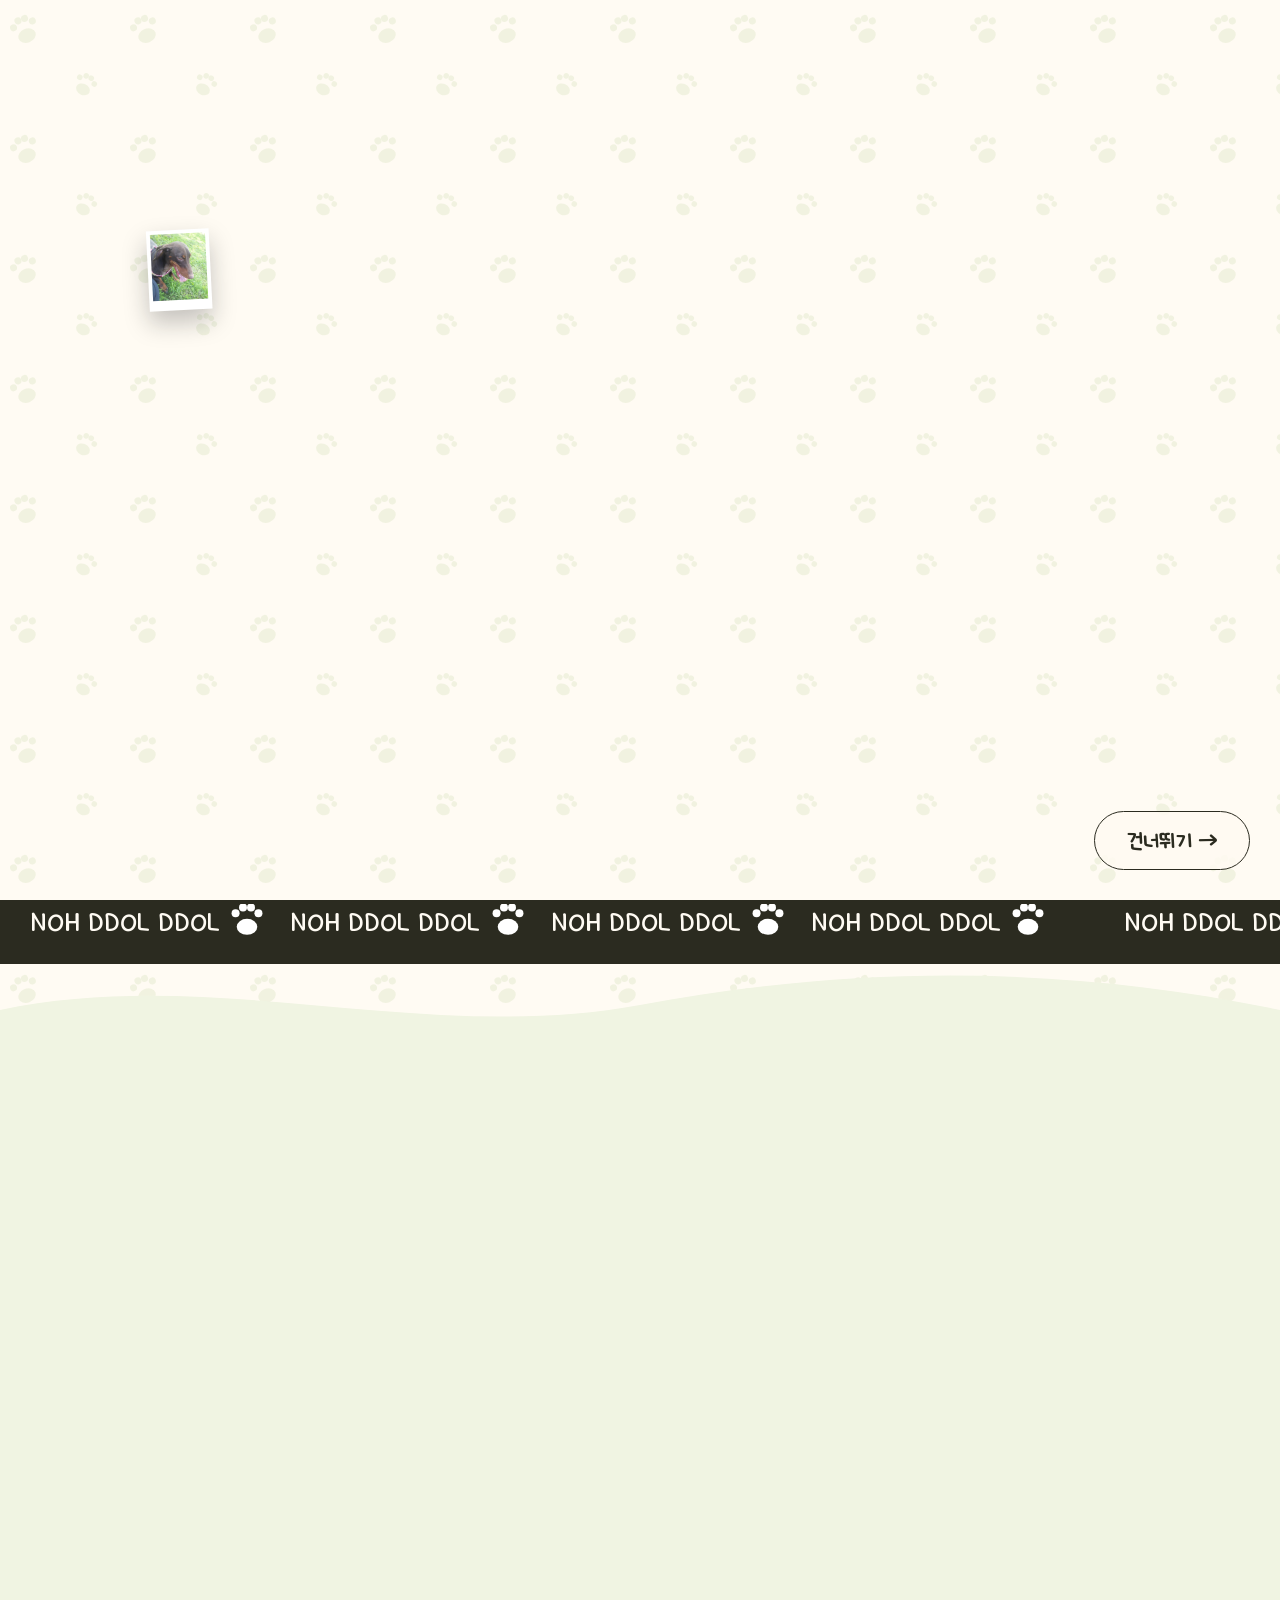
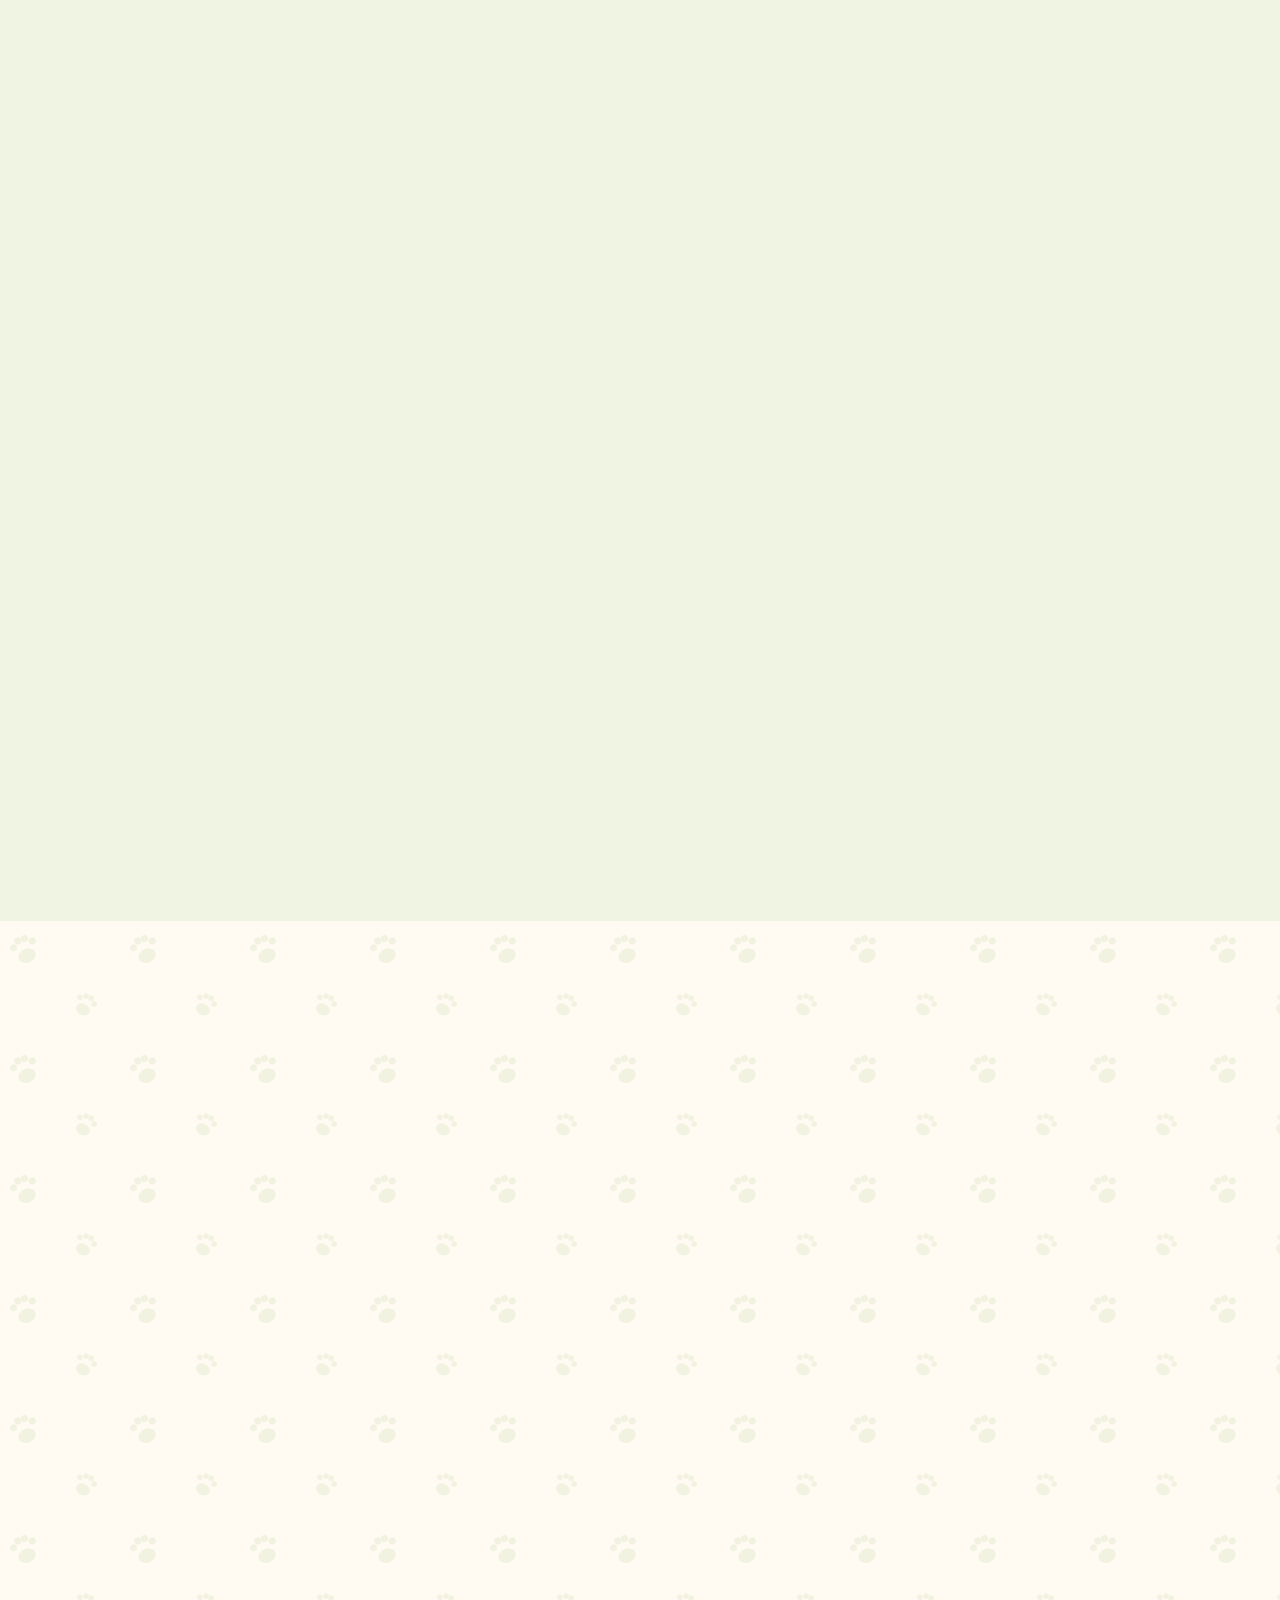
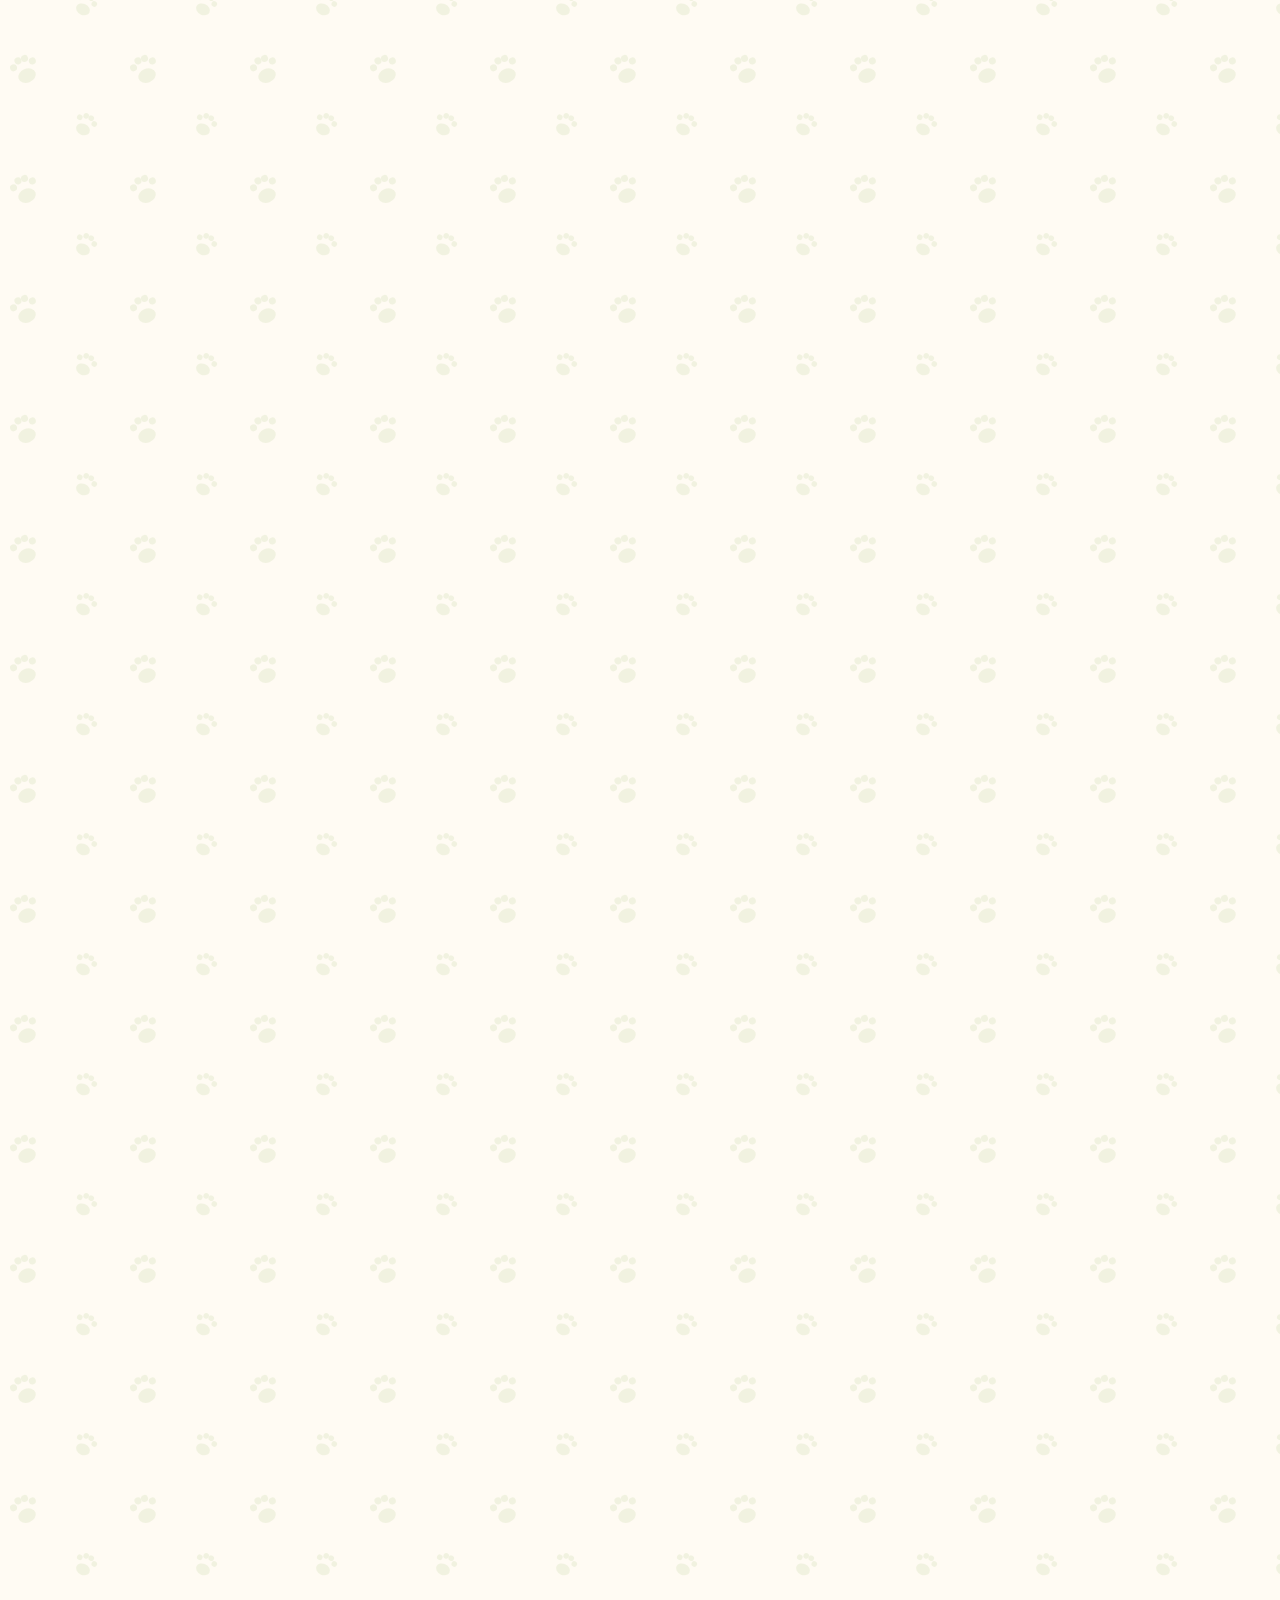
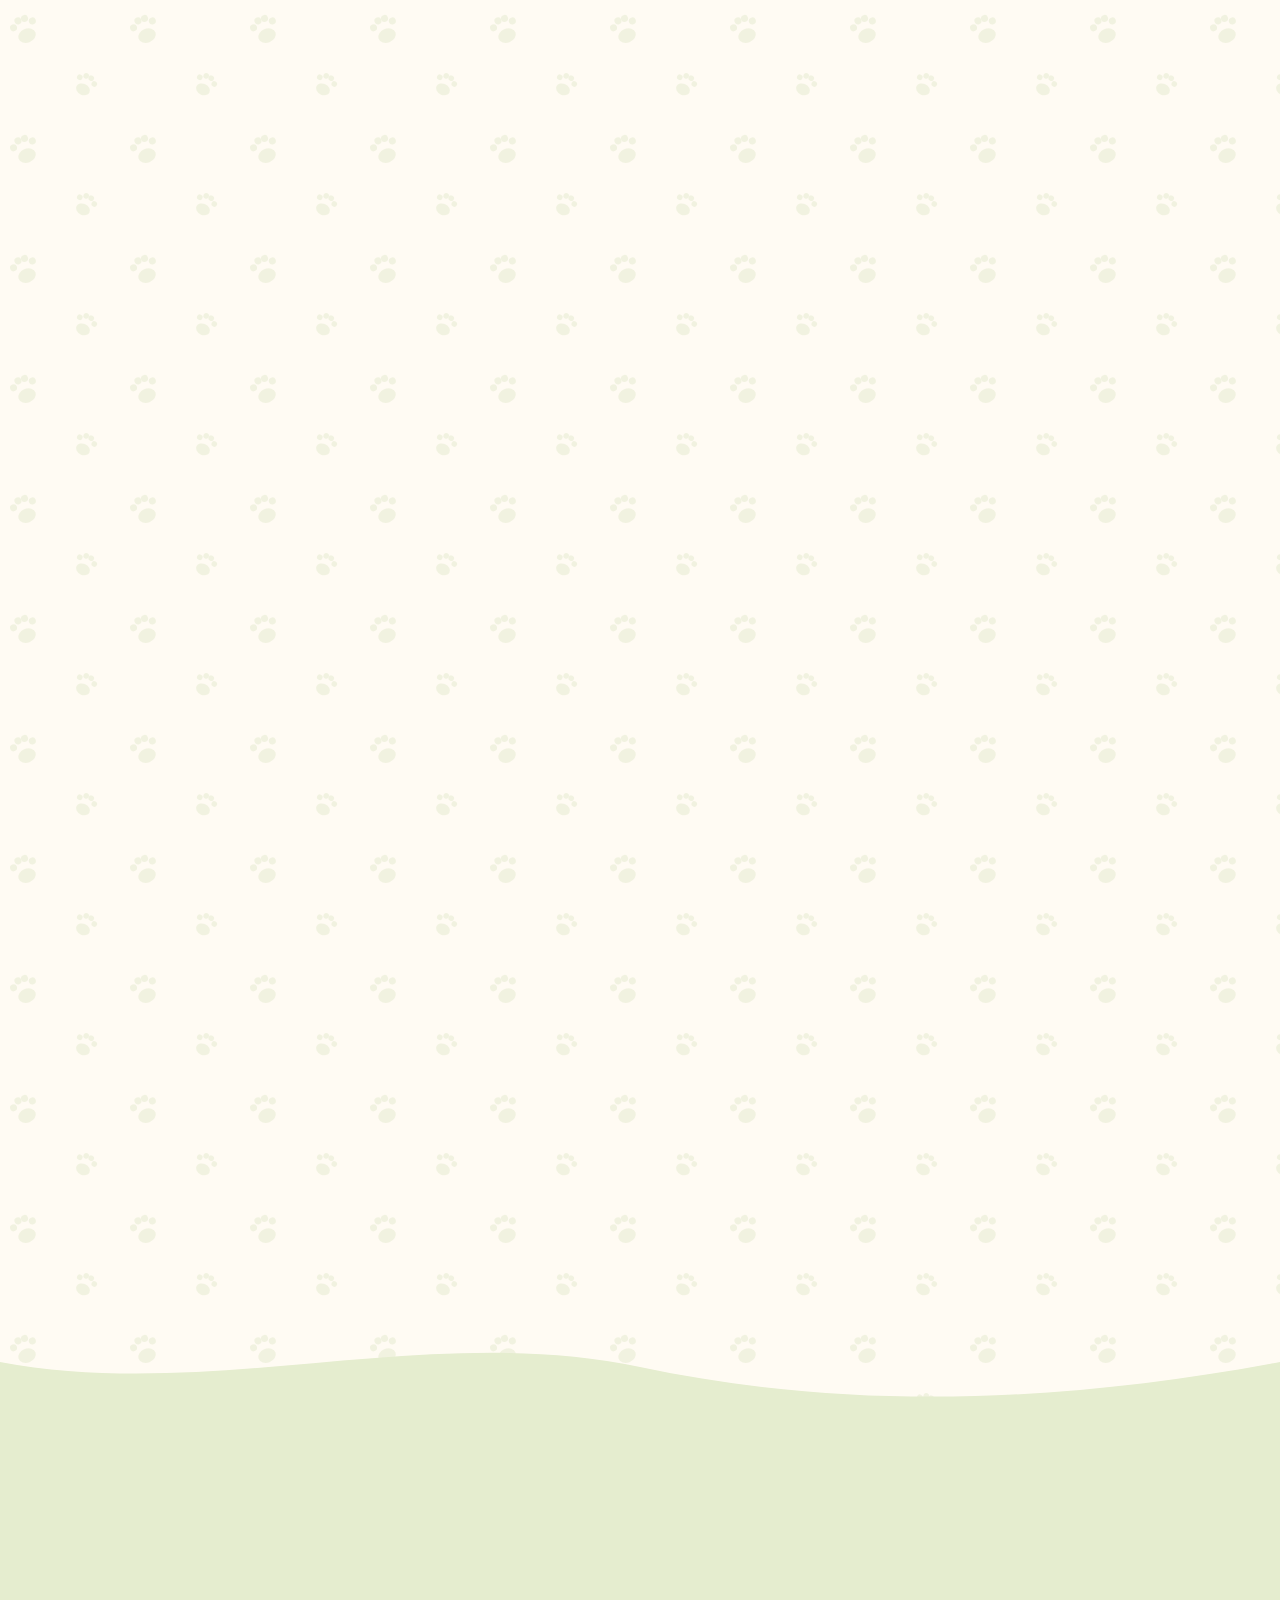
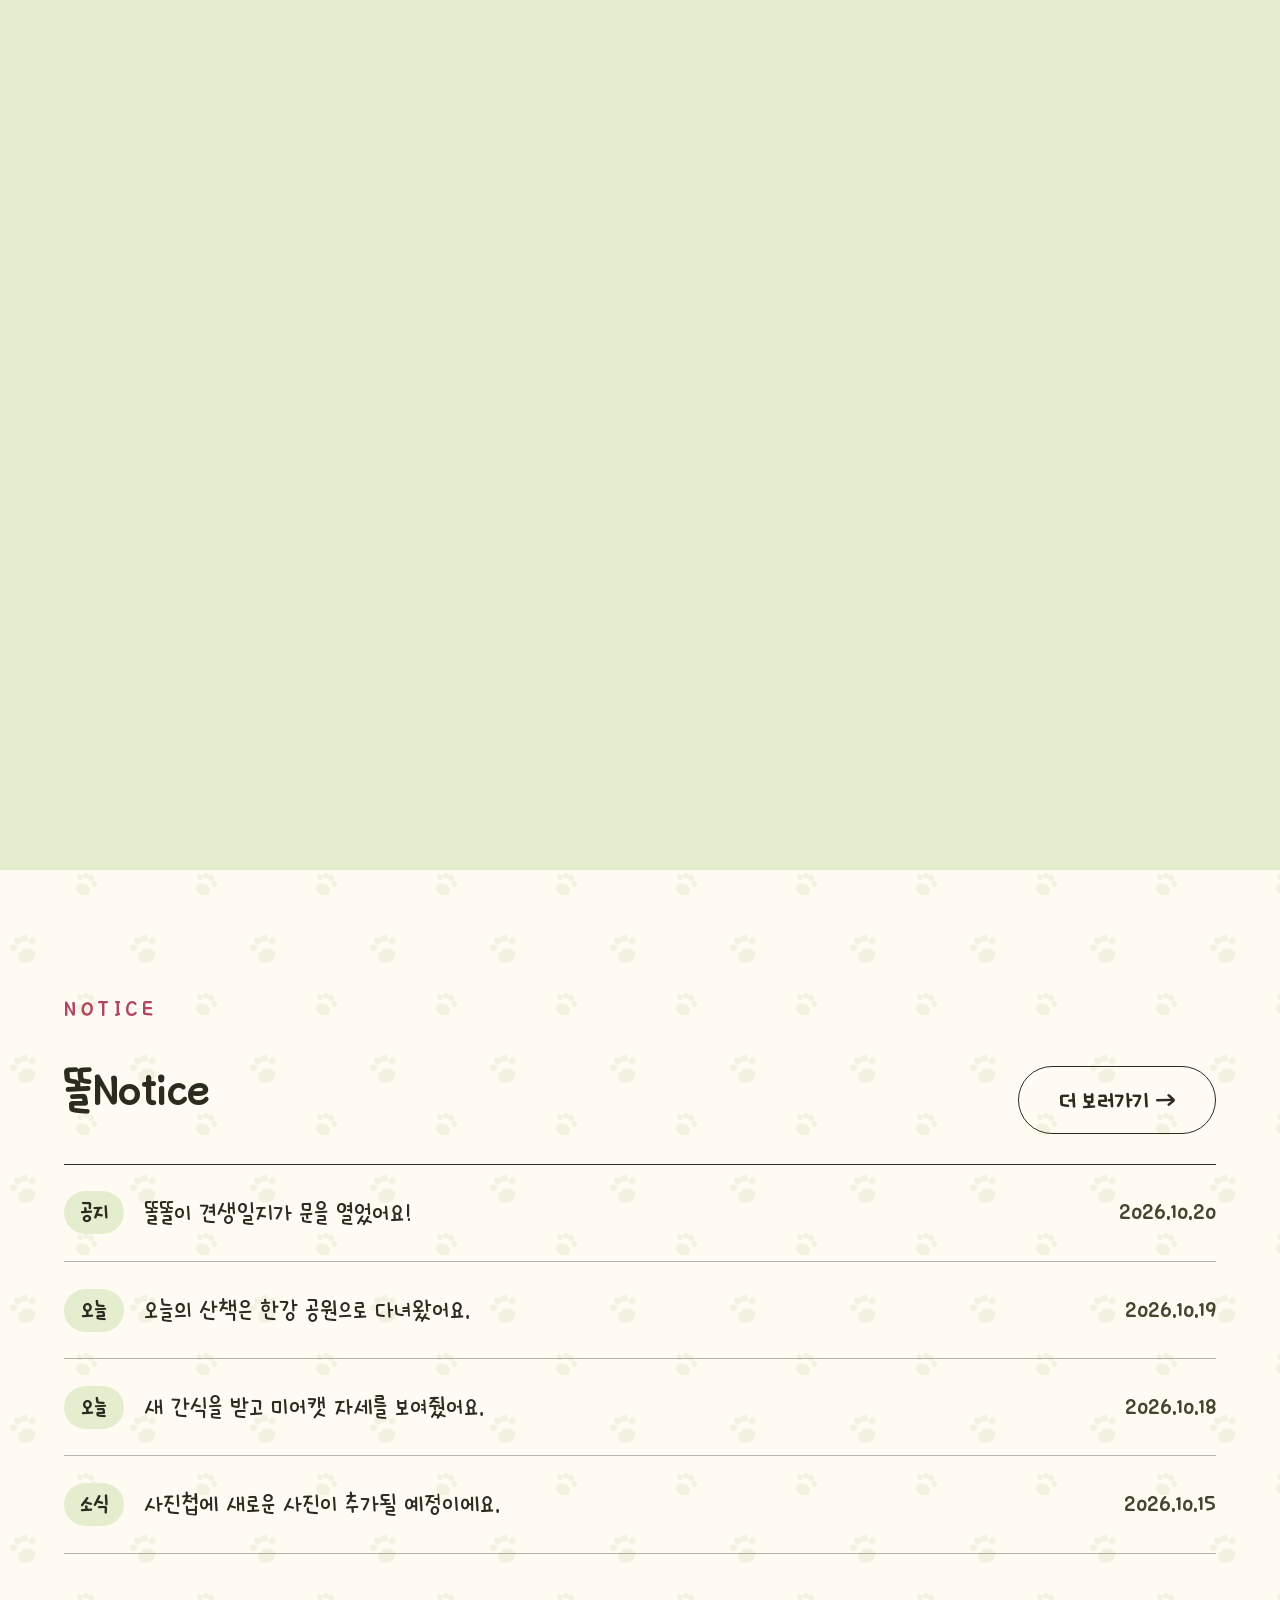
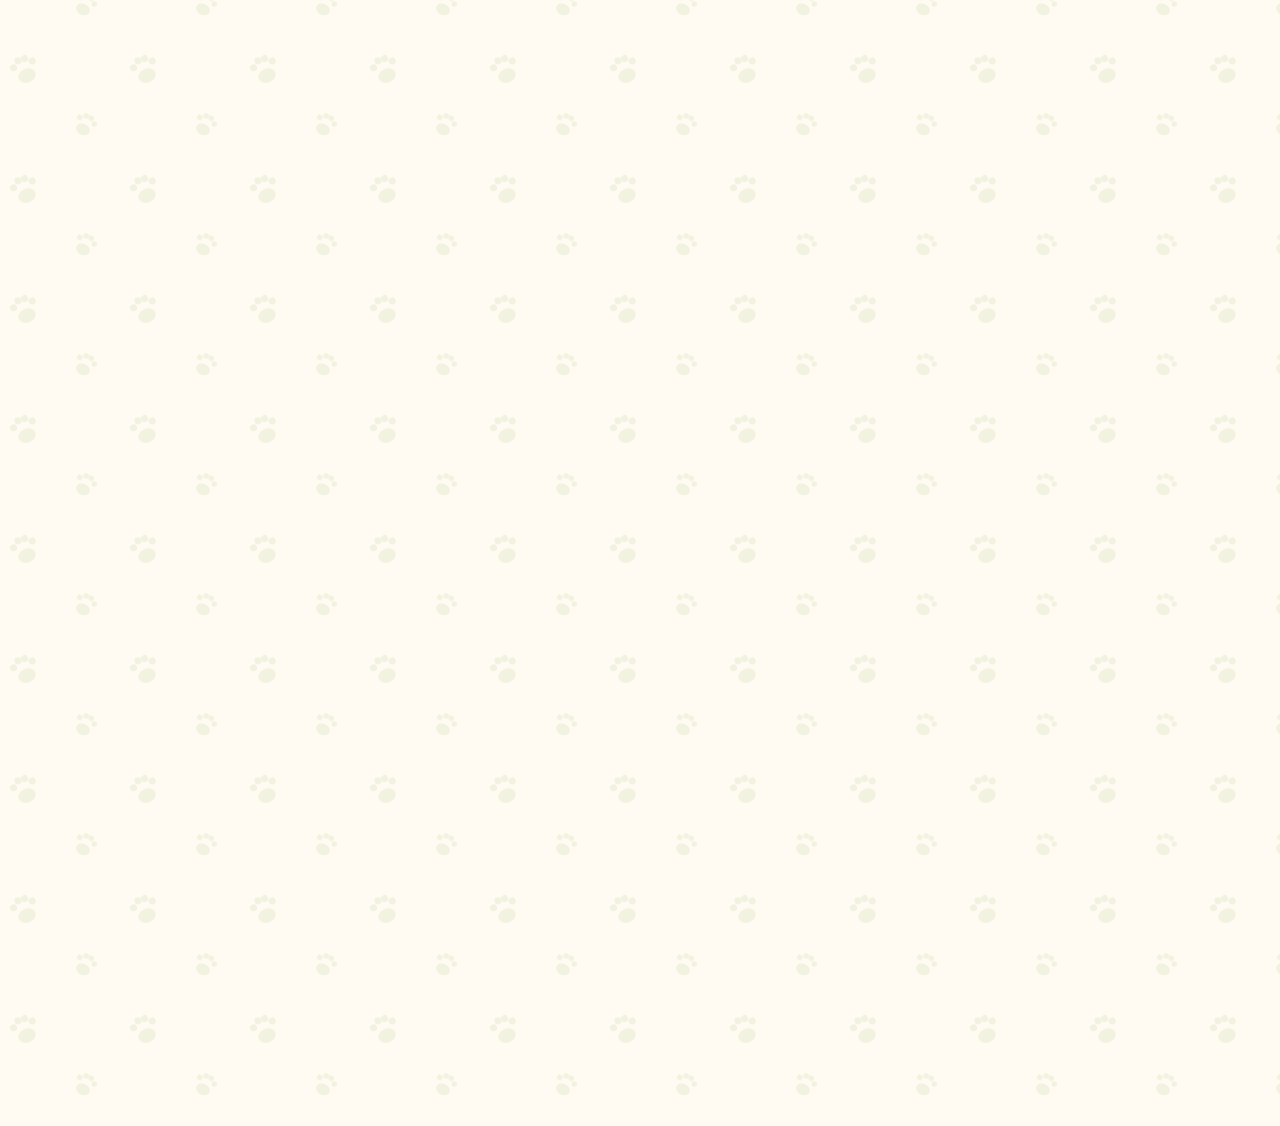
<file: index.html>
<!DOCTYPE html>
<html lang="ko">
<head>
  <meta charset="UTF-8">
  <meta http-equiv="refresh" content="0; url=ddoldol-diary.html">
  <title>노똘똘의 견생일지</title>
</head>
<body>
  <p><a href="ddoldol-diary.html">노똘똘의 견생일지로 이동</a></p>
</body>
</html>
</file>
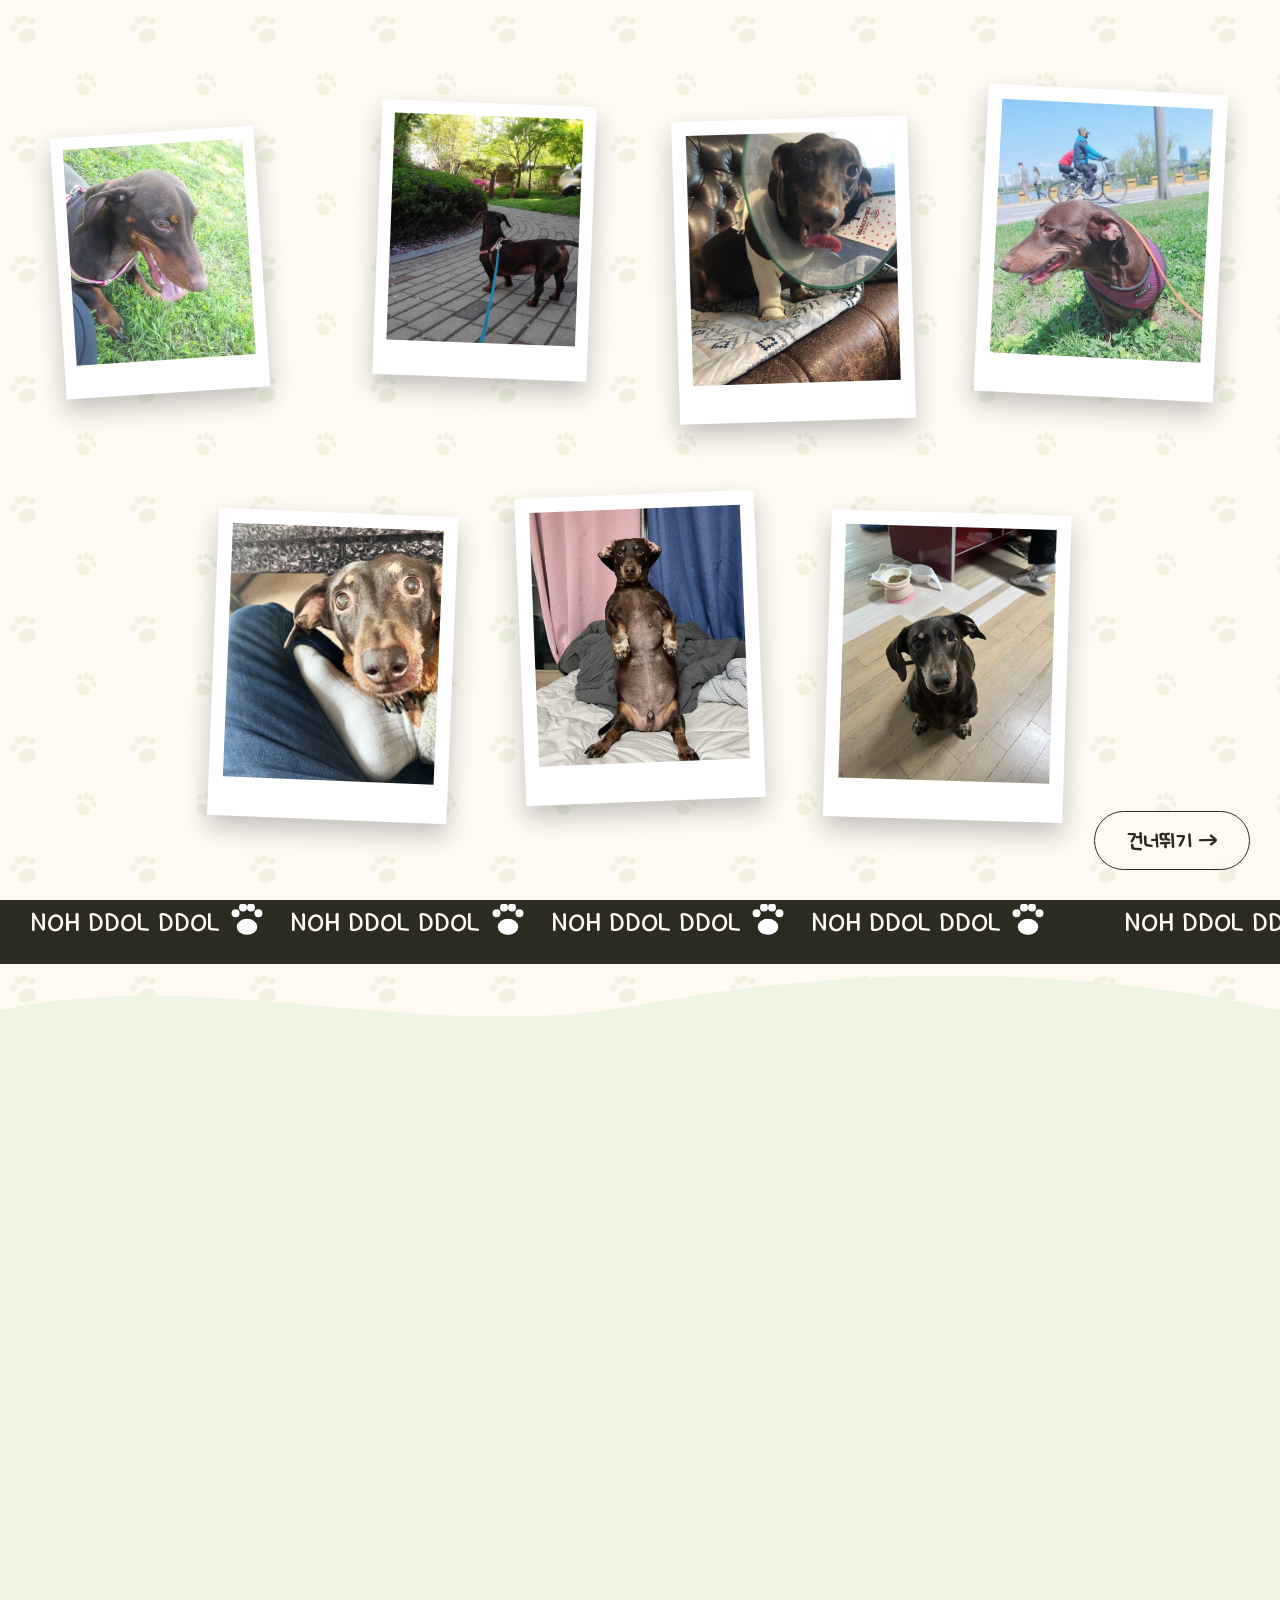
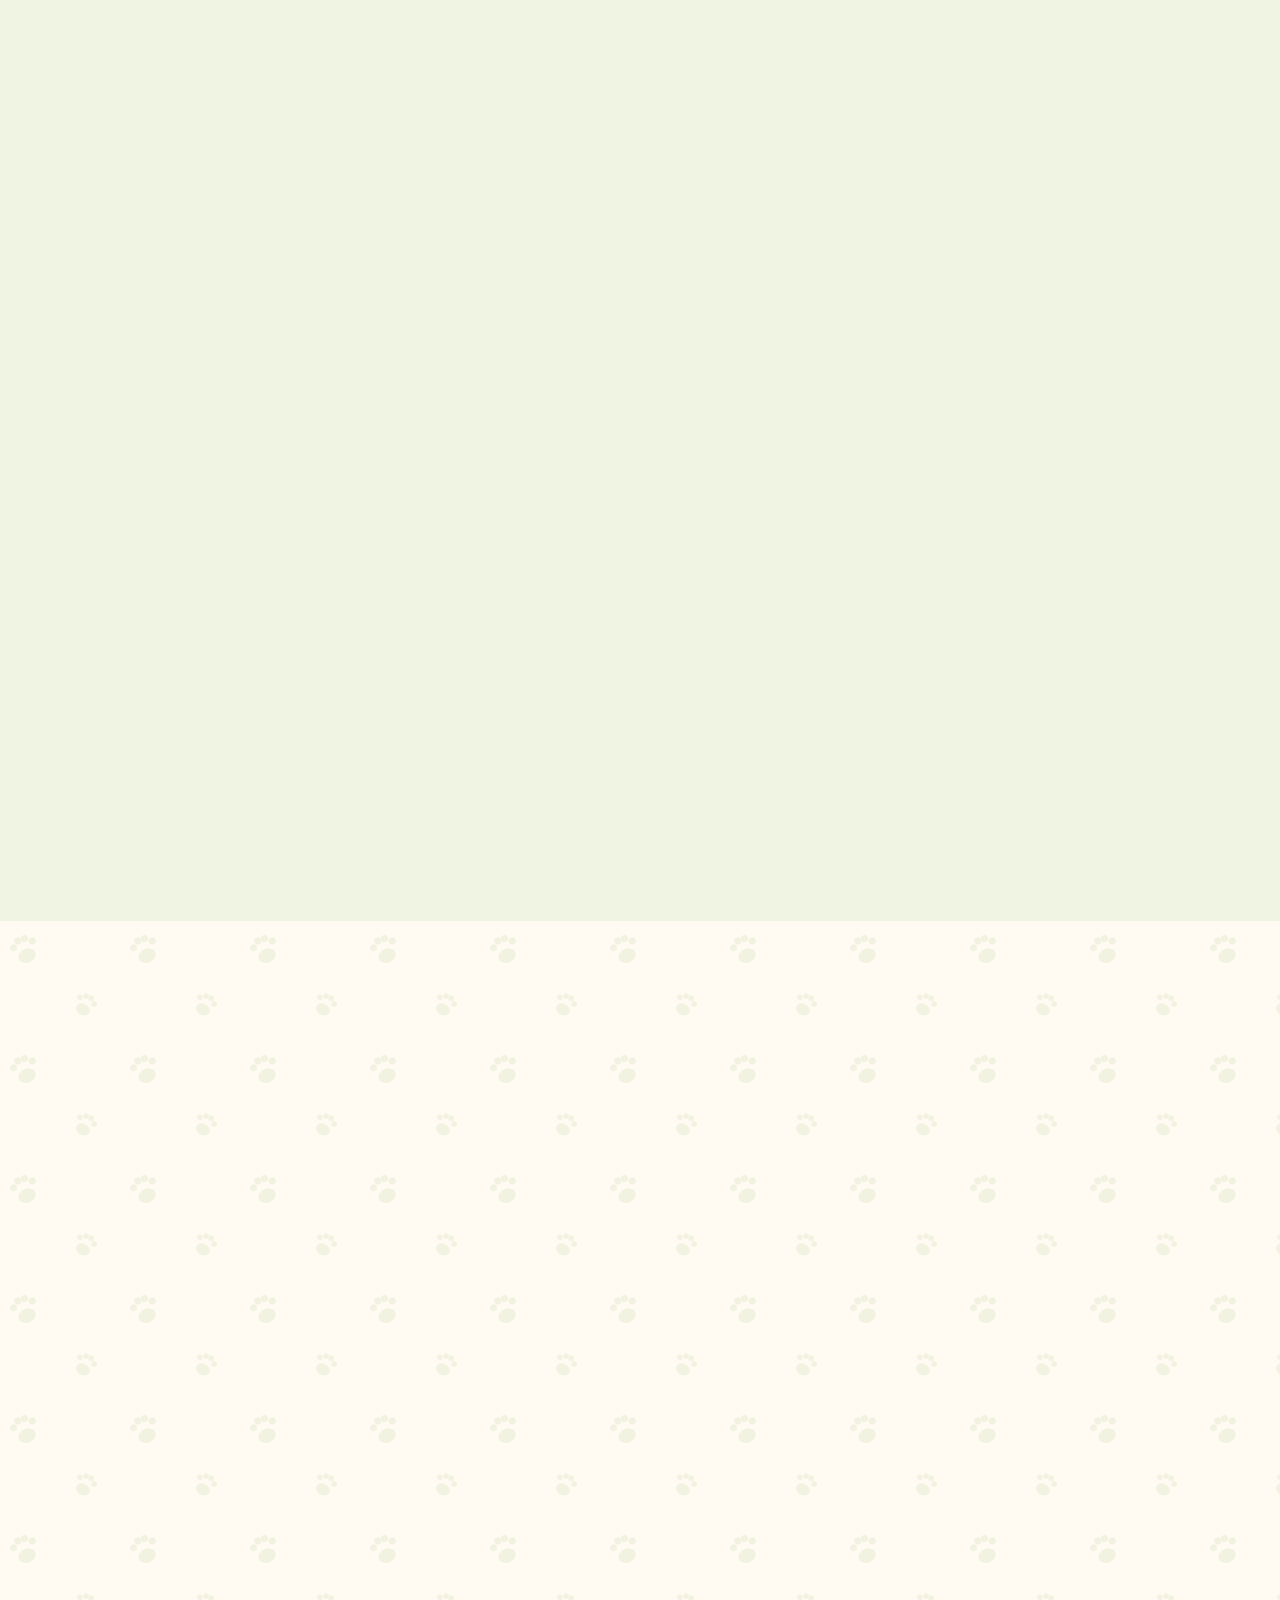
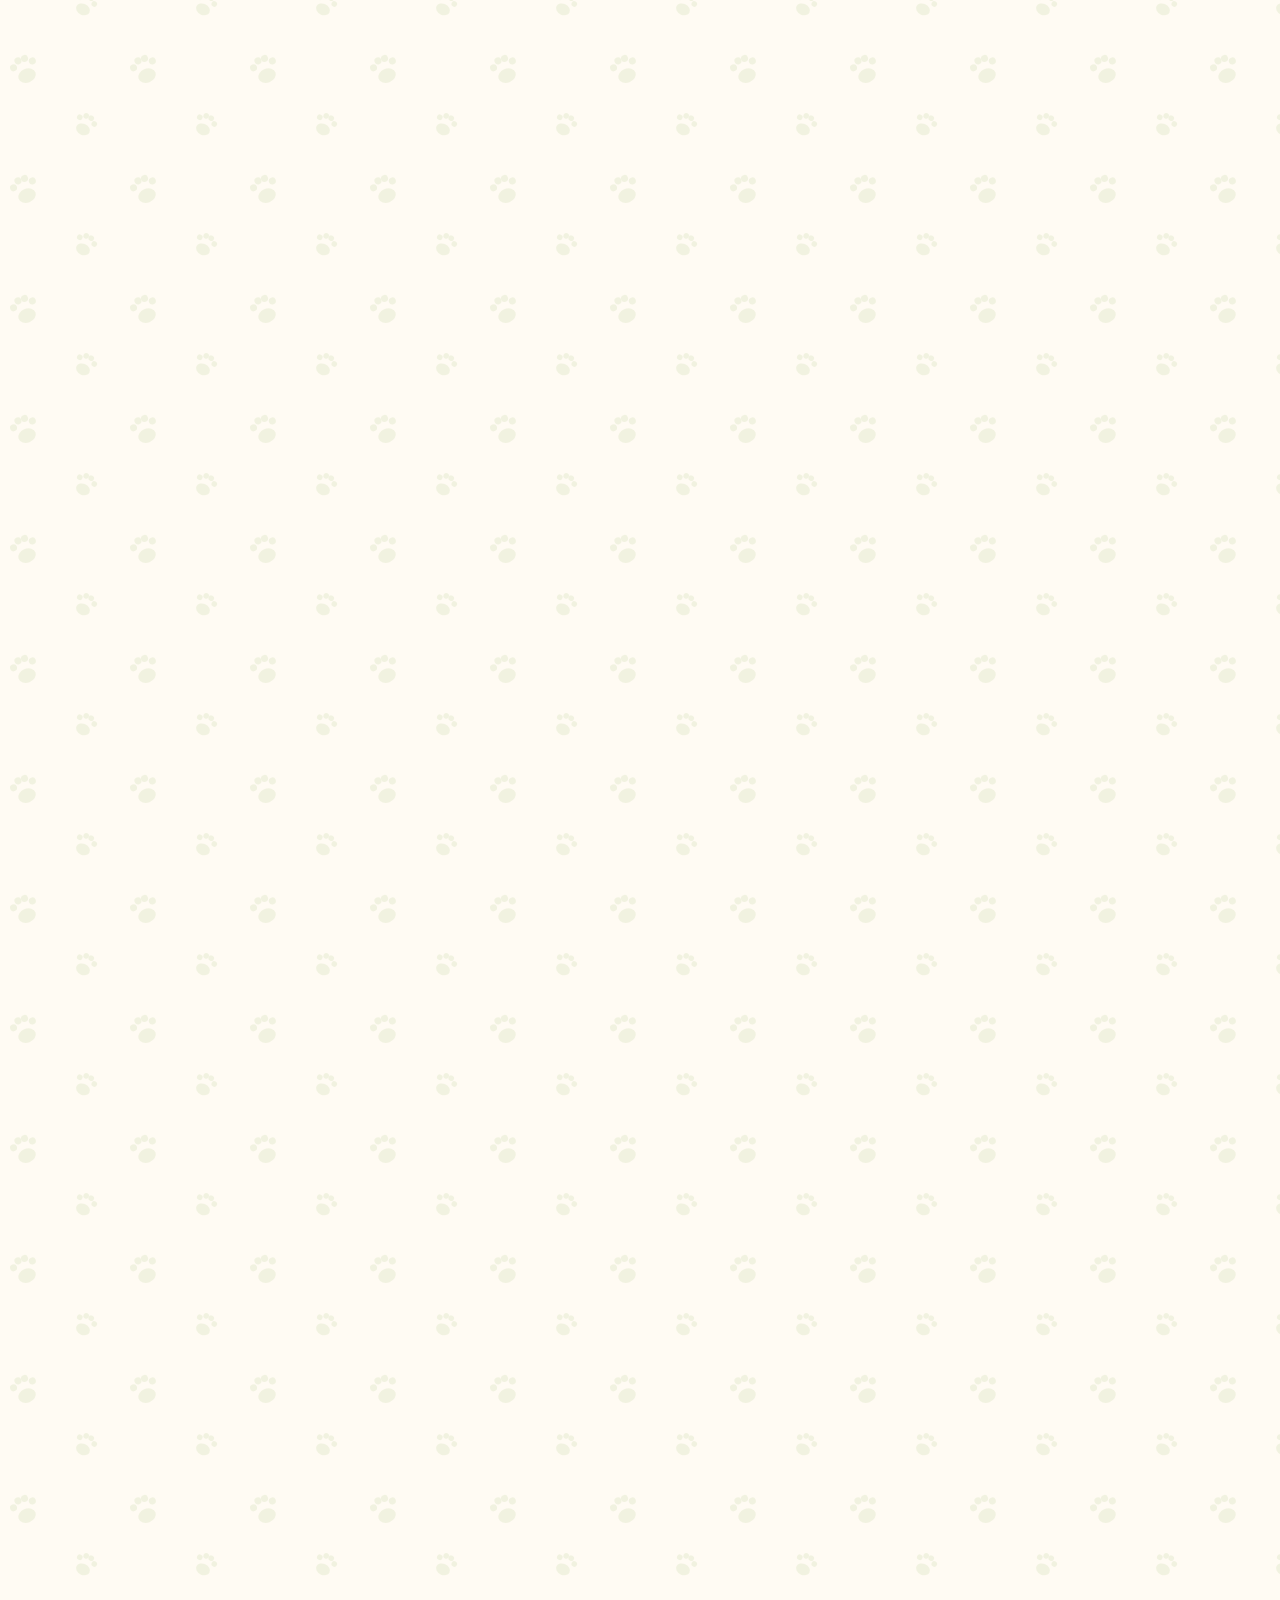
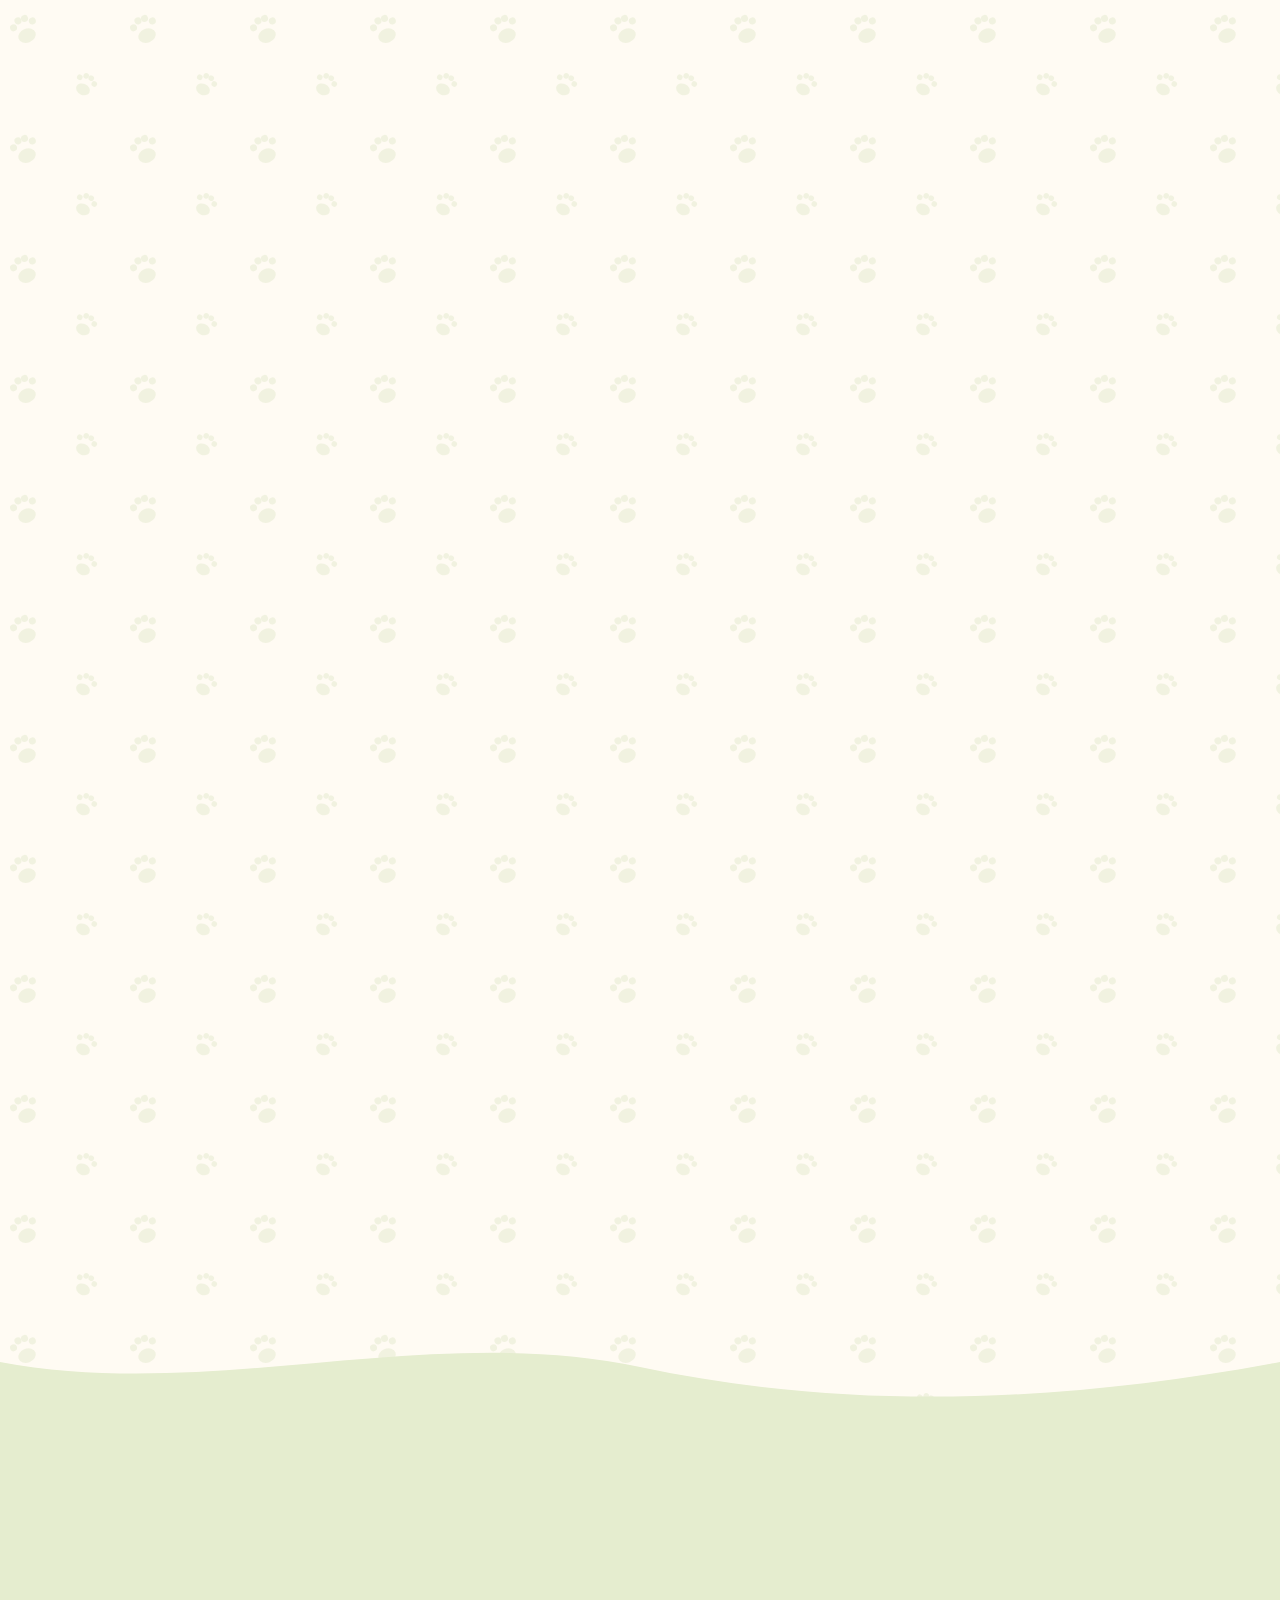
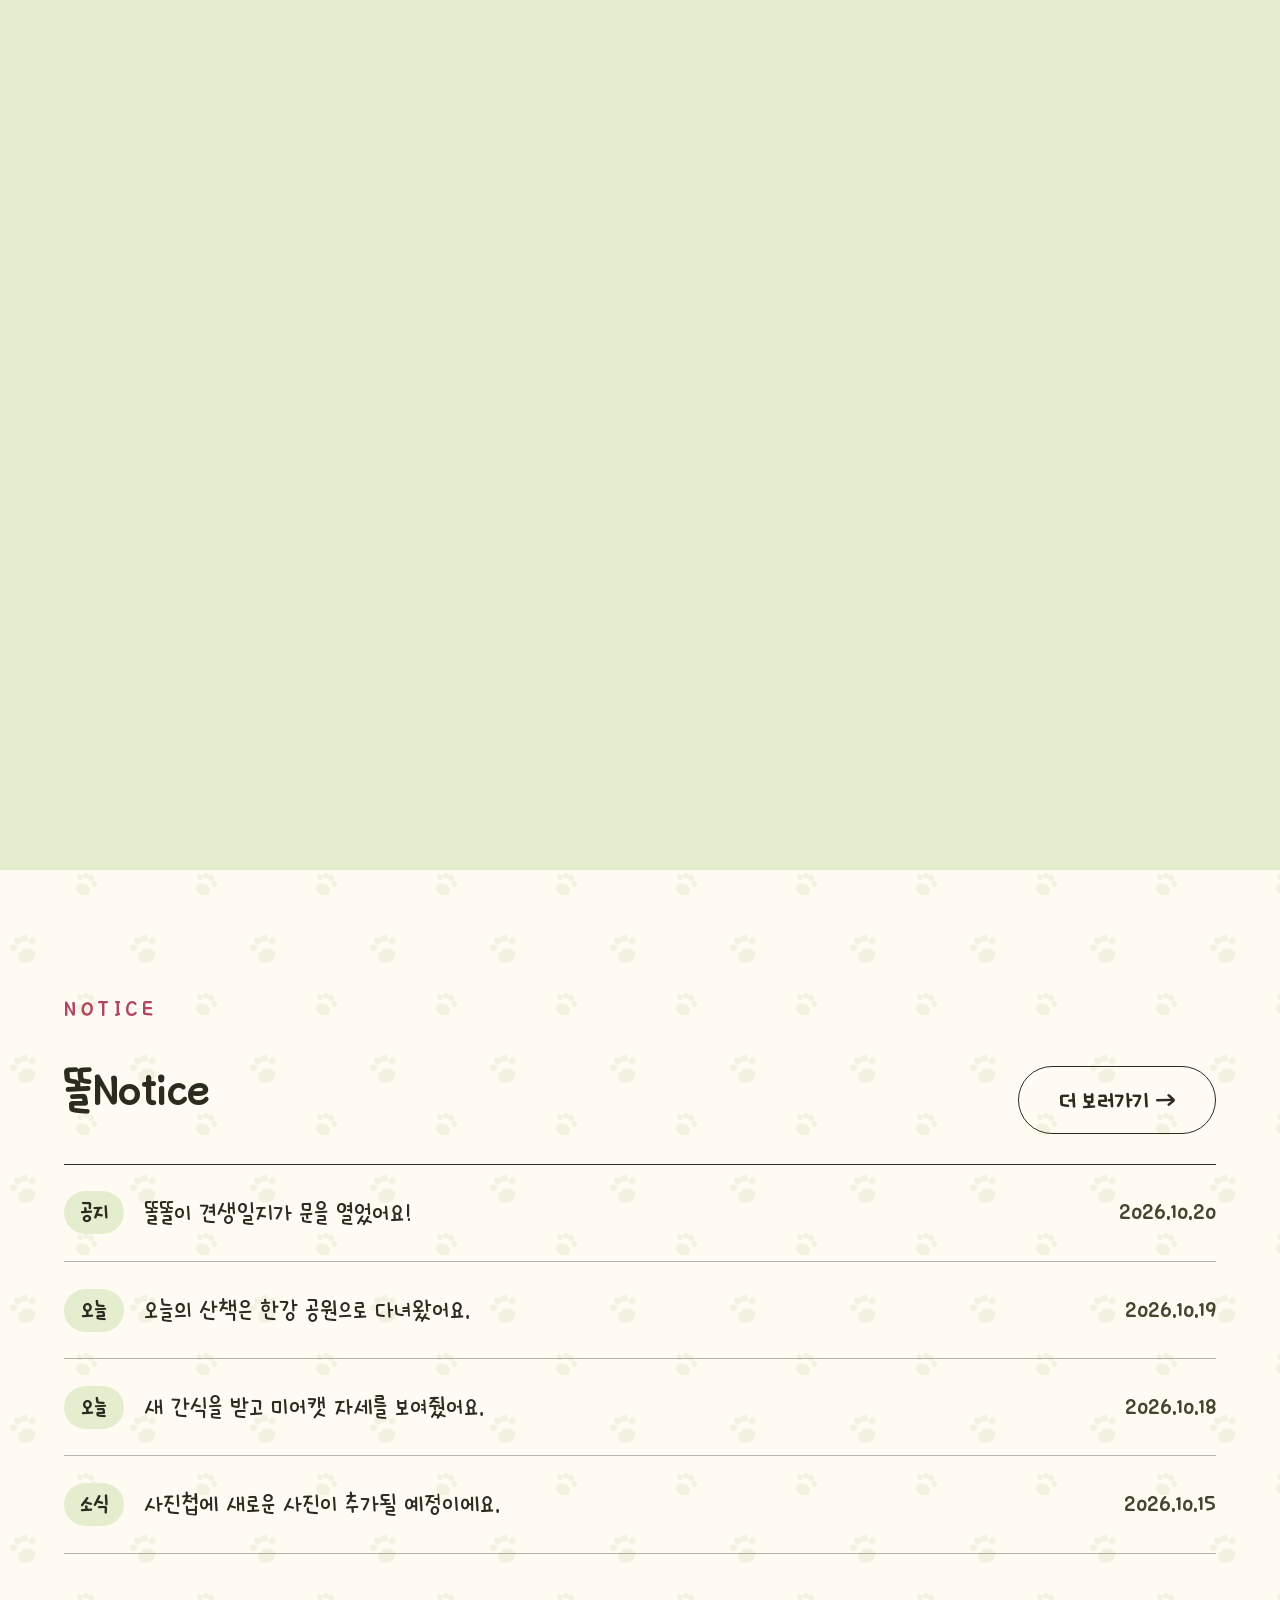
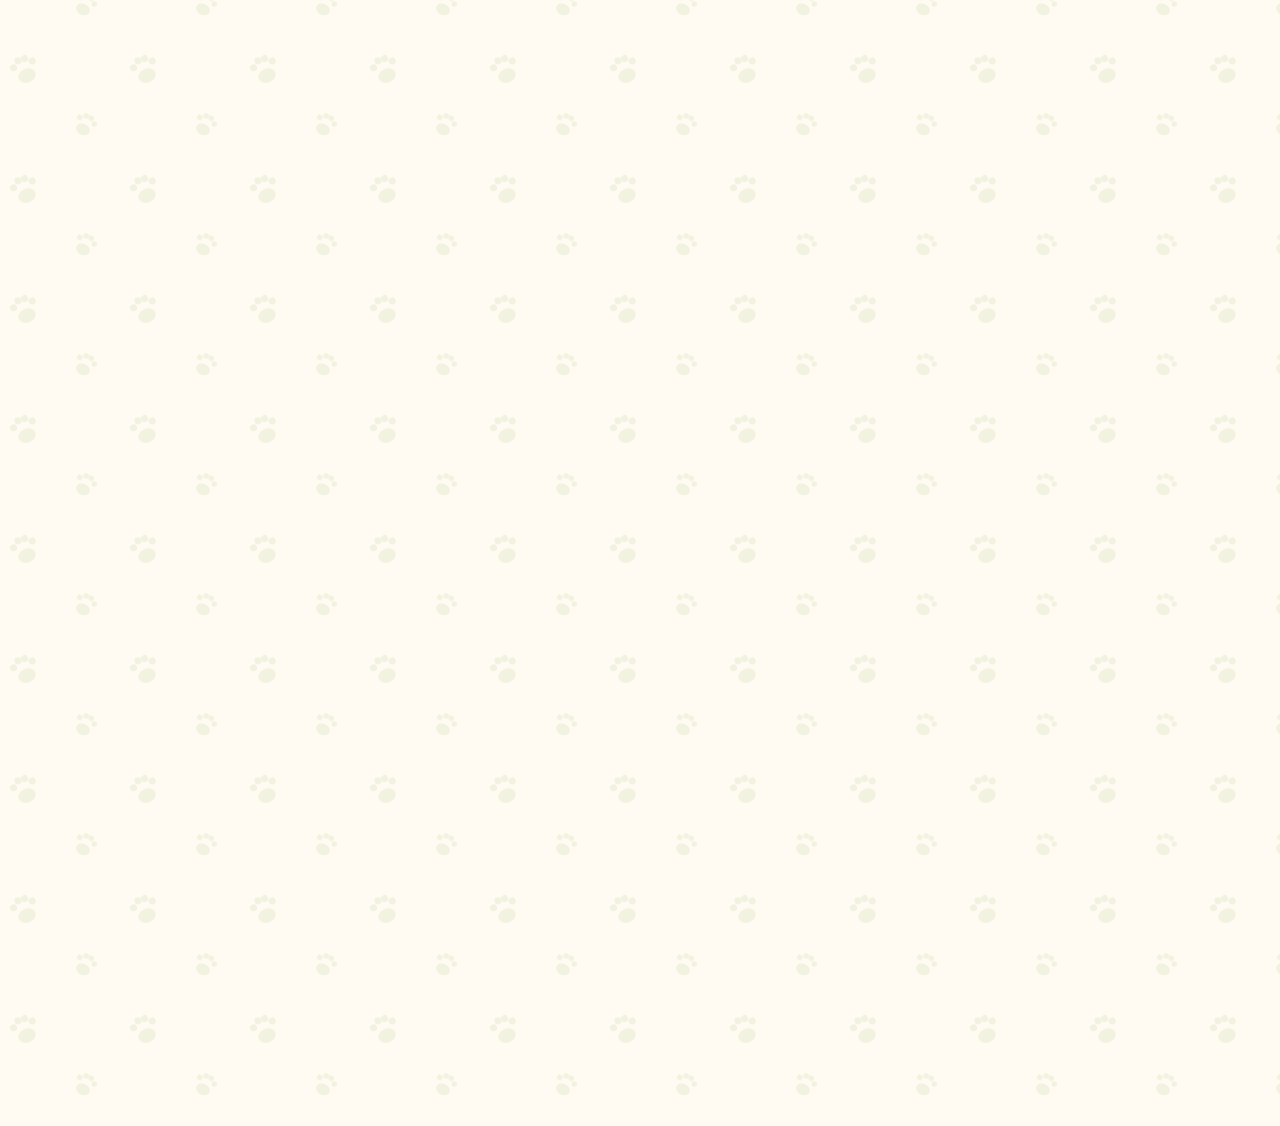
<file: ddoldol-diary.html>
<!DOCTYPE html>
<html lang="ko">
<head>
  <meta charset="UTF-8">
  <meta name="viewport" content="width=device-width, initial-scale=1.0">
  <title>노똘똘의 견생일지</title>
  <link rel="icon" href="data:image/svg+xml,%3Csvg xmlns='http://www.w3.org/2000/svg' viewBox='0 0 100 100'%3E%3Ctext y='.9em' font-size='90'%3E%F0%9F%90%BE%3C/text%3E%3C/svg%3E">
  <link rel="stylesheet" href="css/style.css">
</head>
<body>

  <!-- 공통 아이콘: 발바닥 (화면에는 보이지 않고, 아래에서 <use>로 불러 씀) -->
  <svg class="svg-defs" aria-hidden="true">
    <defs>
      <g id="icon-paw" fill="#fff">
        <ellipse cx="0" cy="6" rx="9" ry="7"/>
        <circle cx="-10" cy="-6" r="3.5"/>
        <circle cx="-3.5" cy="-11" r="3.5"/>
        <circle cx="3.5" cy="-11" r="3.5"/>
        <circle cx="10" cy="-6" r="3.5"/>
      </g>
    </defs>
  </svg>

  <!-- 마우스 커서 이미지 (화면 가장자리에서만 사용) -->
  <div id="fx-cursor" aria-hidden="true">
    <img class="c-base" src="img/cursor-ddoldol.png" alt="" width="64" height="55">
    <img class="c-ears" src="img/cursor-ears.png" alt="" width="64" height="69">
  </div>

  <!-- 인트로 -->
  <div id="intro" aria-hidden="true">
    <div id="intro-bg"></div>
    <canvas id="intro-cv"></canvas>
    <button type="button" class="skip" id="intro-skip">건너뛰기 →</button>
  </div>


  <!-- 헤더 -->
  <header class="site">
    <div class="shell">
      <h1><a href="#top" class="logo">노똘똘<span aria-hidden="true">🐾</span></a></h1>
      <nav class="main" id="main-nav" aria-label="주 메뉴">
        <h2 class="blind">주메뉴 영역</h2>
        <ul>
          <li><a href="#profile">똘Profile</a></li>
          <li><a href="#holiday">똘Holiday</a></li>
          <li><a href="#log">똘Log</a></li>
          <li><a href="#notice">똘Notice</a></li>
          <li><a href="#dear">Dear똘</a></li>
        </ul>
      </nav>
      <button type="button" class="menu-btn" aria-label="메뉴 열기" aria-expanded="false" aria-controls="main-nav">☰</button>
    </div>
  </header>


  <main id="top">

    <!-- 1. HERO -->
    <section class="hero">
      <svg class="dotline" viewBox="0 0 500 280" preserveAspectRatio="none" aria-hidden="true">
        <path d="M10 240 C 60 40 260 0 480 90" vector-effect="non-scaling-stroke"/>
        <circle cx="10" cy="240" r="6"/>
      </svg>

      <div class="shell grid">
        <div class="hero-copy">
          <span class="eyebrow">DDOLDDOL'S Diary</span>
          <h2>노똘똘의<br><em>견생일지</em></h2>
          <p>본투비 막내<br>가족밖에 모르는 착한 애교쟁이<br>왕스훈트지만 마음만은 미니 닥스훈트다!</p>
        </div>
        <div class="hero-visual">
          <span class="circle" aria-hidden="true"></span>
          <span class="circle two" aria-hidden="true"></span>
          <img src="img/main-dog.png" alt="활짝 웃고 있는 스탠다드 닥스훈트 노똘똘" width="900" height="1437">
        </div>
      </div>

      <!-- 전광판 : 같은 문구가 반복되어 흘러감 (절반 이동 후 처음으로 돌아오도록 두 묶음이 같아야 함) -->
      <div class="marquee" aria-hidden="true">
        <div class="track">
          <span>NOH DDOL DDOL <svg class="mq-paw" viewBox="-14 -14 28 28"><use href="#icon-paw"/></svg> NOH DDOL DDOL <svg class="mq-paw" viewBox="-14 -14 28 28"><use href="#icon-paw"/></svg> NOH DDOL DDOL <svg class="mq-paw" viewBox="-14 -14 28 28"><use href="#icon-paw"/></svg> NOH DDOL DDOL <svg class="mq-paw" viewBox="-14 -14 28 28"><use href="#icon-paw"/></svg> </span>
          <span>NOH DDOL DDOL <svg class="mq-paw" viewBox="-14 -14 28 28"><use href="#icon-paw"/></svg> NOH DDOL DDOL <svg class="mq-paw" viewBox="-14 -14 28 28"><use href="#icon-paw"/></svg> NOH DDOL DDOL <svg class="mq-paw" viewBox="-14 -14 28 28"><use href="#icon-paw"/></svg> NOH DDOL DDOL <svg class="mq-paw" viewBox="-14 -14 28 28"><use href="#icon-paw"/></svg> </span>
          <span>NOH DDOL DDOL <svg class="mq-paw" viewBox="-14 -14 28 28"><use href="#icon-paw"/></svg> NOH DDOL DDOL <svg class="mq-paw" viewBox="-14 -14 28 28"><use href="#icon-paw"/></svg> NOH DDOL DDOL <svg class="mq-paw" viewBox="-14 -14 28 28"><use href="#icon-paw"/></svg> NOH DDOL DDOL <svg class="mq-paw" viewBox="-14 -14 28 28"><use href="#icon-paw"/></svg> </span>
          <span>NOH DDOL DDOL <svg class="mq-paw" viewBox="-14 -14 28 28"><use href="#icon-paw"/></svg> NOH DDOL DDOL <svg class="mq-paw" viewBox="-14 -14 28 28"><use href="#icon-paw"/></svg> NOH DDOL DDOL <svg class="mq-paw" viewBox="-14 -14 28 28"><use href="#icon-paw"/></svg> NOH DDOL DDOL <svg class="mq-paw" viewBox="-14 -14 28 28"><use href="#icon-paw"/></svg> </span>
        </div>
      </div>
    </section>
    <!-- //HERO -->


    <!-- 2. PROFILE -->
    <section class="sec tone" id="profile">
      <svg class="wave-top" viewBox="0 0 1440 80" preserveAspectRatio="none" aria-hidden="true">
        <path d="M0 80 L0 45 C240 0 480 80 720 40 S1200 0 1440 45 L1440 80 Z"/>
      </svg>

      <div class="shell">
        <div class="grid">
          <div class="profile-photo">
            <span class="bg" aria-hidden="true"></span>
            <div class="blink" id="blink">
              <img src="img/profile-dog.png" alt="카메라를 올려다보는 노똘똘의 얼굴" width="1400" height="944">
              <img class="closed" src="img/profile-dog-closed.png" alt="" aria-hidden="true" width="1400" height="944">
            </div>
          </div>

          <div class="profile-info">
            <span class="eyebrow">Profile</span>
            <h2>똘Profile</h2>
            <dl class="info-list">
              <div class="info-line"><dt>이름</dt><dd>노똘똘</dd></div>
              <div class="info-line"><dt>견종</dt><dd>스탠다드 닥스훈트</dd></div>
              <div class="info-line"><dt>생일</dt><dd>2012년 5월 26일</dd></div>
              <div class="info-line"><dt>성격</dt><dd>시크한 애교왕자</dd></div>
            </dl>
            <a href="profile.html" class="btn btn-sub">구석구석 알아보기 →</a>
          </div>
        </div>

        <div class="tricks">
          <h3>똘's Skill</h3>
          <ul class="trick-row">
            <li class="trick">
              <div class="pebble"><img src="img/trick-sit.png" alt="앉아 하는 노똘똘" width="450" height="700"></div>
              <p>앉아</p>
            </li>
            <li class="trick">
              <div class="pebble"><img src="img/trick-down.png" alt="엎드려 하는 노똘똘" width="700" height="677"></div>
              <p>엎드려</p>
            </li>
            <li class="trick">
              <div class="pebble"><img src="img/trick-meerkat.png" alt="미어캣 자세로 서 있는 노똘똘" width="372" height="800"></div>
              <p>미어캣</p>
            </li>
            <li class="trick">
              <div class="pebble"><img src="img/trick-paw.png" alt="손을 내미는 노똘똘" width="800" height="589"></div>
              <p>손</p>
            </li>
          </ul>
        </div>
      </div>
    </section>
    <!-- //PROFILE -->


    <!-- 3. HOLIDAY : 1~14살 사진 모음 + 함께한 시간 -->
    <section class="holiday" id="holiday">
      <div class="holiday-stick">
        <div class="hol-head">
          <span class="eyebrow">Holiday</span>
          <h2 class="hol-title">똘's HOLIDAY</h2>
        </div>

        <div class="hol-stage">
          <div class="time-panel" id="together">
            <span class="eyebrow">Together</span>
            <h3>함께한 시간</h3>
            <p class="time-sub">이렇게 귀엽지만 <em>이만큼이나</em> 살았어요!</p>
            <ul class="time-list">
              <li class="counter"><span class="n" id="c-year">0</span><span class="u">년</span></li>
              <li class="counter"><span class="n" id="c-month">0</span><span class="u">달</span></li>
              <li class="counter"><span class="n" id="c-week">0</span><span class="u">주</span></li>
              <li class="counter"><span class="n" id="c-day">0</span><span class="u">일</span></li>
              <li class="counter"><span class="n" id="c-hour">0</span><span class="u">시간</span></li>
              <li class="counter"><span class="n" id="c-sec">0</span><span class="u">초</span></li>
            </ul>
          </div>

          <!-- 사진 14장은 js/script.js 가 만들어 넣음 (1살 ~ 14살) -->
          <div class="hol-frame" id="hol-frame" role="group" aria-label="1살부터 14살까지 노똘똘 사진"></div>
        </div>
      </div>
    </section>
    <!-- //HOLIDAY -->


    <!-- 4. LOG : 클릭 사진첩 -->
    <section class="sec tone alt" id="log">
      <svg class="wave-top" viewBox="0 0 1440 80" preserveAspectRatio="none" aria-hidden="true">
        <path d="M0 80 L0 40 C240 80 480 0 720 45 S1200 80 1440 40 L1440 80 Z"/>
      </svg>

      <div class="shell log-head">
        <div class="log-title">
          <span class="eyebrow">Log</span>
          <h2>똘Log</h2>
          <p class="log-hint">옆으로 끌거나 화살표를 눌러 넘겨보세요.</p>
        </div>
        <div class="slider-ctrl">
          <button type="button" class="circle-btn" id="prev" aria-label="이전 사진">←</button>
          <div class="dots" id="dots"></div>
          <button type="button" class="circle-btn" id="next" aria-label="다음 사진">→</button>
        </div>
      </div>

      <!-- 슬라이드는 js/script.js 의 PHOTOS 목록으로 만들어짐 -->
      <ul class="slider" id="slider" tabindex="0" aria-label="똘똘 사진첩"></ul>
    </section>
    <!-- //LOG -->


    <!-- 5. NOTICE : 게시판 -->
    <section class="sec notice" id="notice">
      <div class="shell">
        <div class="notice-head">
          <div>
            <span class="eyebrow">Notice</span>
            <h2>똘Notice</h2>
          </div>
          <button type="button" class="btn btn-ghost">더 보러가기 →</button>
        </div>

        <ul class="board">
          <li><span class="tag">공지</span><span class="t">똘똘이 견생일지가 문을 열었어요!</span><time class="d" datetime="2026-10-20">2026.10.20</time></li>
          <li><span class="tag">오늘</span><span class="t">오늘의 산책은 한강 공원으로 다녀왔어요.</span><time class="d" datetime="2026-10-19">2026.10.19</time></li>
          <li><span class="tag">오늘</span><span class="t">새 간식을 받고 미어캣 자세를 보여줬어요.</span><time class="d" datetime="2026-10-18">2026.10.18</time></li>
          <li><span class="tag">소식</span><span class="t">사진첩에 새로운 사진이 추가될 예정이에요.</span><time class="d" datetime="2026-10-15">2026.10.15</time></li>
        </ul>
      </div>
    </section>
    <!-- //NOTICE -->


    <!-- 6. DEAR똘 : 편지 남기기 -->
    <section class="sec dear" id="dear">
      <div class="shell grid">
        <div class="dear-copy">
          <span class="eyebrow">Dear</span>
          <h2>Dear똘</h2>
          <p>똘똘이에게 하고 싶은 말을<br>편지처럼 남겨주세요.</p>
        </div>

        <div class="dear-body">
          <form class="dear-form" id="letter-form">
            <div class="field">
              <label for="l-name">보내는 사람</label>
              <input type="text" id="l-name" autocomplete="name" placeholder="이름을 입력해주세요." maxlength="20">
            </div>
            <div class="field">
              <label for="l-msg">편지</label>
              <textarea id="l-msg" rows="5" placeholder="똘똘에게 하고 싶은 말을 남겨주세요." maxlength="300" required></textarea>
            </div>
            <button type="submit" class="btn btn-point">보내기 →</button>
          </form>

          <!-- 남긴 편지 목록은 js/script.js 가 채움 -->
          <div class="letters" id="letters"></div>
        </div>
      </div>
    </section>
    <!-- //DEAR -->

  </main>


  <!-- 푸터 -->
  <footer class="site">
    <div class="shell">
      <p>노똘똘🐾 견생일지</p>
      <small>© 노똘똘</small>
    </div>
  </footer>

  <script src="js/script.js"></script>
</body>
</html>
</file>
<file: css/style.css>
/* ==========================================================
   노똘똘의 견생일지 — style.css
   쓰기 규칙: 선택자는 한 줄로, 규칙 사이에 빈 줄 없이 (변수 :root 만 여러 줄)
   순서: 폰트·변수 → reset → 공통 → 인트로 → 헤더 → 영역별(페이지 순서) → 푸터 → 등장 효과 → 반응형
   ========================================================== */
/* ---------- 폰트 ---------- */
@font-face {font-family: 'Nadeuri'; src: url('../학교안심 나들이/Hakgyoansim Nadeuri TTF L.ttf') format('truetype'); font-weight: 400; font-style: normal; font-display: swap;}
@font-face {font-family: 'NadeuriBold'; src: url('../학교안심 나들이/Hakgyoansim Nadeuri TTF B.ttf') format('truetype'); font-weight: 400; font-style: normal; font-display: swap;}
/* ---------- 변수 ---------- */
:root {
  /* 색 (파스텔: 피스타치오 그린 + 연한 분홍 + 크림) */
  --main: #fffbf3;
  --sub: #BFD39A;
  --point: #F8B0BF;
  --tone: #f0f4e2;
  --ink: #2b2b20;
  --ink-soft: #45452f;
  --line: rgba(43, 43, 32, .35);
  --point-text: #B04564;

  /* 두 번째 포인트 (올리브 계열) */
  --accent2: #BFD39A;
  --accent2-soft: #E5EDCF;
  --accent2-text: #B04564;

  /* 글꼴: 학교안심 나들이 Light(긴 문장) + Bold(제목·버튼·라벨·숫자) 혼합 */
  --font-body: 'Nadeuri', 'Malgun Gothic', sans-serif;
  --font-bold: 'NadeuriBold', 'Malgun Gothic', sans-serif;

  /* 폭·간격 */
  --content: 1280px;
  --gap: 24px;
  --head: 80px;
  --sp1: 5px;
  --sp2: 10px;
  --sp3: 20px;
  --sp4: 30px;
  --sp5: 40px;
  --sp6: 60px;
  --sp7: 80px;
  --sp8: 100px;

  /* 둥글둥글한 모양 */
  --blob1: 60% 40% 55% 45% / 50% 60% 40% 50%;
  --blob2: 45% 55% 40% 60% / 55% 45% 60% 40%;
  --blob3: 50% 50% 45% 55% / 60% 45% 55% 40%;
  --blob4: 45% 55% 60% 40% / 50% 45% 55% 50%;

  /* 그림자 */
  --shadow: drop-shadow(0 15px 10px rgba(43, 43, 32, .3));
  --shadow-card: 0 15px 30px rgba(43, 43, 32, .18);

  /* 배경 무늬(발바닥)와 슬라이드 점 모양(발바닥) */
  --paw-bg: url("data:image/svg+xml,%3Csvg xmlns='http://www.w3.org/2000/svg' width='120' height='120' viewBox='0 0 120 120'%3E%3Cg fill='%23BFD39A' fill-opacity='.22'%3E%3Cg transform='translate(25 30) rotate(-20)'%3E%3Cellipse cx='0' cy='6' rx='9' ry='7'/%3E%3Ccircle cx='-10' cy='-6' r='3.5'/%3E%3Ccircle cx='-3.5' cy='-11' r='3.5'/%3E%3Ccircle cx='3.5' cy='-11' r='3.5'/%3E%3Ccircle cx='10' cy='-6' r='3.5'/%3E%3C/g%3E%3Cg transform='translate(85 85) rotate(25) scale(.8)'%3E%3Cellipse cx='0' cy='6' rx='9' ry='7'/%3E%3Ccircle cx='-10' cy='-6' r='3.5'/%3E%3Ccircle cx='-3.5' cy='-11' r='3.5'/%3E%3Ccircle cx='3.5' cy='-11' r='3.5'/%3E%3Ccircle cx='10' cy='-6' r='3.5'/%3E%3C/g%3E%3C/g%3E%3C/svg%3E");
  --paw-mask: url("data:image/svg+xml,%3Csvg xmlns='http://www.w3.org/2000/svg' viewBox='-14 -14 28 28'%3E%3Cg%3E%3Cellipse cx='0' cy='6' rx='9' ry='7'/%3E%3Ccircle cx='-10' cy='-6' r='3.5'/%3E%3Ccircle cx='-3.5' cy='-11' r='3.5'/%3E%3Ccircle cx='3.5' cy='-11' r='3.5'/%3E%3Ccircle cx='10' cy='-6' r='3.5'/%3E%3C/g%3E%3C/svg%3E");
}
/* ---------- reset ---------- */
* {margin: 0; padding: 0; box-sizing: border-box;}
ul, ol, li {list-style: none;}
a {color: inherit; text-decoration: none;}
img, picture, video, canvas, svg {vertical-align: middle;}
button {font-family: inherit; color: inherit; background-color: transparent; border: none; cursor: pointer;}
html {scroll-behavior: smooth; scroll-padding-top: var(--head);}
body {font-size: 24px; font-family: var(--font-body); font-weight: 400; font-synthesis: none; line-height: 1.7; color: var(--ink); background-color: var(--main); background-image: var(--paw-bg); word-break: keep-all; overflow-wrap: break-word; overflow-x: hidden; -webkit-font-smoothing: antialiased;}
img {display: block; max-width: 100%;}
:focus-visible {outline: 2px solid var(--ink); outline-offset: 5px;}
/* 화면에서만 숨기고 스크린리더는 읽는 글자 (숨긴 제목용) */
.blind {position: absolute; left: -9999px; width: 1px; height: 1px; overflow: hidden;}
/* 굵은 글꼴(Bold): 제목·로고·메뉴·버튼·라벨·태그·숫자 / 나머지 긴 문장은 가벼운 글꼴(Light) */
.logo, h1, h2, h3, .eyebrow, nav.main a, .btn, .circle-btn, .info-line, .tag, .trick p, .slide .cap .ct, .field label, .counter, .tile figcaption, .age, .board .d, .del, #intro .skip {font-family: var(--font-bold);}
/* ---------- 마우스 커서 ---------- */
html, body {cursor: url('../img/cursor-ddoldol.png') 20 18, auto;}
a, button, [role=button], .slide, label, input[type=submit], summary {cursor: url('../img/cursor-ears.png') 20 26, pointer;}
.slider {cursor: url('../img/cursor-ears.png') 20 26, grab;}
.slider.drag {cursor: url('../img/cursor-ears.png') 20 26, grabbing;}
input, textarea {cursor: text;}
/* 이미지 커서: 브라우저 기본 방식은 화면 맨 위(메뉴 바 근처)에서 풀리므로, 마우스를 따라다니는 이미지로 대신 보여줌 */
html.fx-cursor, html.fx-cursor * {cursor: none !important;}
html.fx-cursor input, html.fx-cursor textarea {cursor: text !important;}
#fx-cursor {position: fixed; left: 0; top: 0; z-index: 2147483647; width: 40px; height: 34px; margin: -18px 0 0 -20px; opacity: 0; pointer-events: none; will-change: transform;}
#fx-cursor.show {opacity: 1;}
#fx-cursor img {position: absolute; left: 0; top: 0;}
#fx-cursor .c-base {width: 40px; height: 34px;}
#fx-cursor .c-ears {width: 40px; height: 43px; margin-top: -9px; opacity: 0;}
#fx-cursor.ears .c-base {opacity: 0;}
#fx-cursor.ears .c-ears {opacity: 1;}
/* ---------- 공통 ---------- */
/* 화면에는 보이지 않는 아이콘 모음 */
.svg-defs {position: absolute; width: 0; height: 0; overflow: hidden;}
.shell {position: relative; width: min(var(--content), 90%); margin: 0 auto;}
.grid {display: grid; grid-template-columns: repeat(12, 1fr); gap: 32px;}
.eyebrow {display: block; margin-bottom: var(--sp3); font-size: 23px; letter-spacing: .2em; text-transform: uppercase; color: var(--point-text);}
h2 {margin-bottom: var(--sp4); font-size: clamp(39px, 3.9vw, 52px); font-weight: 400; letter-spacing: -.01em;}
/* 버튼 */
.btn {display: inline-flex; align-items: center; gap: 12px; padding: 20px 40px; font-size: 25px; border: 0; border-radius: 999px; transition: transform .2s;}
.btn:hover {transform: translateY(-3px);}
.btn-point {background: var(--point); color: var(--ink);}
.btn-sub {background: var(--accent2); color: var(--ink);}
.btn-ghost {background: transparent; border: 1px solid var(--ink);}
/* 섹션 공통 + 물결 */
.sec {position: relative; padding: 120px 0;}
.sec.tone {margin-top: 80px; background: var(--tone);}
.wave-top {position: absolute; left: 0; top: -79px; display: block; width: 100%; height: 80px; pointer-events: none;}
.wave-top path {fill: var(--tone);}
.sec.alt {background: var(--accent2-soft);}
.sec.alt .wave-top path {fill: var(--accent2-soft);}
/* 점선 장식 */
.dotline {position: absolute; z-index: 3; overflow: visible; pointer-events: none;}
.dotline path {fill: none; stroke: var(--ink); stroke-width: 2; stroke-dasharray: 6 8;}
.dotline circle {fill: var(--ink);}
/* ---------- 인트로 : 사진들이 날아와 똘똘이가 됨 ---------- */
#intro {position: fixed; inset: 0; z-index: 1000;}
#intro.out {opacity: 0; transition: opacity .4s ease; pointer-events: none;}
#intro-bg {position: absolute; inset: 0; background-color: var(--main); background-image: var(--paw-bg);}
#intro canvas {position: absolute; inset: 0; display: block; width: 100%; height: 100%;}
#intro .skip {position: absolute; right: 30px; bottom: 30px; padding: 16px 32px; font-size: 24px; background: rgba(255, 251, 243, .85); border: 1px solid var(--ink); border-radius: 999px;}
#intro .skip:hover {background: var(--point);}
html.intro-lock, html.intro-lock body {overflow: hidden;}
/* ---------- 헤더 ---------- */
header.site {position: sticky; top: 0; z-index: 100; height: var(--head); background: rgba(255, 251, 243, .9); border-bottom: 1px solid var(--line); backdrop-filter: blur(10px); transition: transform .35s ease;}
header.site.hide {transform: translateY(-100%);}
header.site .shell {display: flex; align-items: center; justify-content: space-between; height: 100%;}
header.site h1 {font-size: 1em; font-weight: 400; line-height: inherit;}
.logo {font-size: 35px;}
/* 메뉴 */
nav.main {display: flex; gap: var(--sp5);}
nav.main ul {display: flex; gap: var(--sp5);}
nav.main a {display: block; padding: 8px 0; font-size: 26px; border-bottom: 3px solid transparent; transition: border-color .2s;}
nav.main a:hover {border-color: var(--point);}
.menu-btn {display: none; width: 58px; height: 58px; font-size: 30px; background: transparent; border: 1px solid var(--ink); border-radius: 50%;}
/* ---------- HERO ---------- */
.hero {position: relative; z-index: 5; padding: var(--sp6) 0 0;}
.hero .dotline {left: 2%; top: 40px; width: 40%; height: 280px;}
.hero .grid {align-items: end;}
.hero-copy {grid-column: 1 / 6; padding-bottom: var(--sp8);}
.hero-copy h2 {margin-bottom: var(--sp4); font-size: clamp(60px, 7vw, 91px); line-height: 1.2; letter-spacing: -.02em;}
.hero-copy h2 em {font-style: normal; color: var(--accent2-text);}
.hero-copy p {margin-bottom: var(--sp5); font-size: 30px; color: var(--ink-soft);}
.hero-visual {position: relative; grid-column: 6 / 13; display: flex; justify-content: center; align-items: flex-end; height: 640px;}
.hero-visual .circle {position: absolute; left: 50%; bottom: 20px; width: 520px; height: 520px; max-width: 100%; background: var(--point); opacity: .55; border-radius: var(--blob1); transform: translateX(-50%); animation: morph 9s ease-in-out infinite;}
.hero-visual .circle.two {width: 560px; height: 560px; background: none; border: 3px dashed var(--accent2); opacity: .9; border-radius: var(--blob2); animation-duration: 12s; animation-direction: reverse;}
.hero-visual img {position: relative; z-index: 6; width: auto; height: 720px; margin-bottom: -100px; filter: var(--shadow); transform-origin: 50% 100%; animation: sway 5s ease-in-out infinite;}
@keyframes morph {
  50% {border-radius: var(--blob2); transform: translateX(-50%) rotate(8deg);}
}
/* 모바일용: 가운데 맞춤(translateX) 없이 움직임 */
@keyframes morphM {
  50% {border-radius: var(--blob2); transform: rotate(8deg);}
}
@keyframes sway {
  50% {transform: rotate(2deg);}
}
/* 전광판 */
.marquee {position: relative; z-index: 4; margin-top: var(--sp8); padding: 15px 0; font-size: 32px; white-space: nowrap; color: var(--main); background: var(--ink); overflow: hidden;}
.marquee .track {display: inline-flex; animation: run 30s linear infinite;}
.marquee span {padding: 0 30px;}
.mq-paw {width: 1em; height: 1em; margin: 0 .6em 0 .1em; vertical-align: -.12em;}
@keyframes run {
  to {transform: translateX(-50%);}
}
/* ---------- PROFILE ---------- */
.profile-photo {position: relative; grid-column: 1 / 6; display: flex; justify-content: center; align-items: center; height: 480px;}
.profile-photo .bg {position: absolute; left: 50%; top: 50%; width: 400px; height: 400px; margin-top: -190px; background: var(--sub); border-radius: var(--blob1); transform: translateX(-50%);}
.profile-photo .bg::after {content: ""; position: absolute; inset: -20px -10px -10px -20px; border: 2px dashed var(--ink); border-radius: var(--blob2); opacity: .5; transform: rotate(12deg);}
/* 눈 깜빡임: 눈 감은 사진을 겹쳐 두고 .shut 일 때만 보여줌 */
.profile-photo .blink {position: relative; z-index: 2; width: 100%; max-width: 520px; filter: var(--shadow); transition: transform .4s;}
.profile-photo .blink img {display: block; width: 100%; height: auto;}
.profile-photo .blink img.closed {position: absolute; inset: 0; opacity: 0;}
.profile-photo .blink.shut img.closed {opacity: 1;}
.profile-photo:hover .blink {transform: rotate(-3deg) scale(1.03);}
.profile-info {grid-column: 7 / 13; align-self: center;}
.info-line {display: flex; justify-content: space-between; gap: 20px; padding: 24px 0; font-size: 30px; border-bottom: 1px solid var(--line);}
.info-line:first-of-type {border-top: 1px solid var(--line);}
.info-line dt {font-size: 32px; color: var(--point-text);}
.profile-info .btn {display: flex; width: max-content; margin-top: var(--sp4); margin-left: auto;}
/* 똘's Skill */
.tricks {margin-top: var(--sp8);}
.tricks h3 {margin-bottom: var(--sp4); font-size: 30px; font-weight: 400; color: var(--ink-soft);}
.trick-row {display: grid; grid-template-columns: repeat(4, 1fr); gap: 32px;}
.trick {padding-top: var(--sp3); text-align: center;}
.trick p {font-size: 30px;}
.trick .pebble {position: relative; display: flex; align-items: center; justify-content: center; aspect-ratio: 1; margin-bottom: var(--sp3); font-size: 24px; color: var(--ink); background: var(--point); opacity: .9; border-radius: var(--blob1); transition: transform .3s;}
.trick:nth-child(2) .pebble {background: var(--accent2); border-radius: var(--blob2);}
.trick:nth-child(3) .pebble {border-radius: var(--blob3);}
.trick:nth-child(4) .pebble {background: var(--accent2); border-radius: var(--blob4);}
.trick .pebble::after {content: ""; position: absolute; inset: -10px; border: 2px dashed var(--ink); border-radius: var(--blob2); opacity: .5; transform: rotate(15deg);}
.trick:hover .pebble {transform: rotate(-6deg) scale(1.05);}
.trick .pebble img {position: absolute; left: 50%; bottom: -5%; z-index: 2; width: auto; height: auto; max-width: 92%; max-height: 118%; filter: var(--shadow); pointer-events: none; transform: translateX(-50%);}
/* ---------- HOLIDAY : 1~14살 사진 모음 + 함께한 시간 ---------- */
.holiday {height: 400vh; margin-top: 0; padding: 0;}
/* 스크롤하는 동안 화면에 붙어 있는 판 (날아오는 사진은 판 밖에서 잘림) */
.holiday-stick {position: sticky; top: var(--head); display: flex; flex-direction: column; align-items: center; justify-content: center; gap: var(--sp4); height: calc(100vh - var(--head)); overflow: hidden;}
.hol-head {text-align: center;}
.hol-head .eyebrow {margin-bottom: 0;}
.hol-title {margin: 0; font-size: clamp(40px, 4.3vw, 60px); letter-spacing: .02em;}
.hol-stage {display: flex; align-items: stretch; justify-content: center; gap: 40px; width: min(var(--content), 90%);}
/* 사진 모음: 6칸 x 4줄 (한 칸 = 4:5), 크기가 다른 사진 14장. 스크롤이 끝나면 모두 제자리에 놓임 */
.hol-frame {display: grid; grid-template-columns: repeat(6, 1fr); grid-template-rows: repeat(4, 1fr); gap: 8px; width: min(860px, calc((100vh - var(--head) - 200px) * 1.2), calc(100% - 375px)); aspect-ratio: 6 / 5;}
.tile {position: relative; will-change: transform;}
.tile img {position: absolute; inset: 0; width: 100%; height: 100%; object-fit: cover; border-radius: 14px; box-shadow: var(--shadow-card);}
.tile figcaption {position: absolute; left: 8px; bottom: 8px; padding: 2px 12px; font-size: 22px; line-height: 1.5; color: var(--point-text); background: rgba(255, 255, 255, .92); border-radius: 999px;}
/* 사진 자리: 큰 사진 3장(2x2), 세로로 긴 사진 1장(1x2), 작은 사진 10장 */
.tile:nth-child(1) {grid-column: 1 / 3; grid-row: 1 / 3;}
.tile:nth-child(2) {grid-column: 3; grid-row: 1;}
.tile:nth-child(3) {grid-column: 4; grid-row: 1;}
.tile:nth-child(4) {grid-column: 5 / 7; grid-row: 1 / 3;}
.tile:nth-child(5) {grid-column: 3; grid-row: 2;}
.tile:nth-child(6) {grid-column: 4; grid-row: 2;}
.tile:nth-child(7) {grid-column: 1; grid-row: 3;}
.tile:nth-child(8) {grid-column: 2; grid-row: 3 / 5;}
.tile:nth-child(9) {grid-column: 3 / 5; grid-row: 3 / 5;}
.tile:nth-child(10) {grid-column: 5; grid-row: 3;}
.tile:nth-child(11) {grid-column: 6; grid-row: 3;}
.tile:nth-child(12) {grid-column: 1; grid-row: 4;}
.tile:nth-child(13) {grid-column: 5; grid-row: 4;}
.tile:nth-child(14) {grid-column: 6; grid-row: 4;}
/* 함께한 시간 패널 */
/* 함께한 시간 패널: 모서리가 둥근 포근한 모양 + 점선 테두리, 줄은 알약 모양 */
.time-panel {position: relative; display: flex; flex-direction: column; flex: 0 0 330px; padding: 44px 28px 34px; background: var(--accent2-soft); border-radius: 64px 80px 64px 80px / 80px 64px 80px 64px; box-shadow: 0 18px 36px rgba(43, 43, 32, .14);}
.time-panel::after {content: ""; position: absolute; inset: -12px; border: 3px dashed var(--accent2); border-radius: inherit; opacity: .8; pointer-events: none; transform: rotate(-1.5deg);}
.time-panel .eyebrow {margin-bottom: var(--sp1); font-size: 22px; text-align: center; color: var(--accent2-text);}
.time-panel h3 {margin-bottom: var(--sp1); font-size: 37px; font-weight: 400; text-align: center;}
.time-sub {margin-bottom: var(--sp3); font-size: 22px; line-height: 1.5; text-align: center; color: var(--ink-soft);}
.time-sub em {padding: 0 4px; font-style: normal; background: linear-gradient(transparent 55%, rgba(248, 176, 191, .55) 55%, rgba(248, 176, 191, .55) 92%, transparent 92%);}
.time-list {display: flex; flex: 1; flex-direction: column; gap: 10px;}
.counter {display: grid; flex: 1; grid-template-columns: 1fr auto; column-gap: 10px; align-items: center; padding: 6px 26px; background: #fff; border-radius: 999px; box-shadow: 0 4px 10px rgba(43, 43, 32, .08);}
.counter .n {text-align: right; font-size: 30px; line-height: 1.1; font-variant-numeric: tabular-nums; color: var(--ink);}
.counter:first-child .n {color: var(--accent2-text);}
.counter .n.spin {opacity: .75;}
.counter .u {text-align: left; font-size: 22px; letter-spacing: .04em; color: var(--ink-soft);}
.counter.stop .n {animation: stopPop .5s cubic-bezier(.2, .9, .3, 1.5);}
@keyframes stopPop {
  0% {transform: scale(1.25);}
  100% {transform: scale(1);}
}
/* ---------- LOG : 가로 슬라이드 사진첩 ---------- */
.log-head {display: flex; justify-content: space-between; align-items: flex-end; margin-bottom: var(--sp6);}
.log-title h2 {margin-bottom: 0;}
.log-hint {margin-top: var(--sp2); font-size: 24px; color: var(--ink-soft);}
/* 좌우 여백: 내용 폭에 맞춤 */
.slider {--side: max(5%, calc((100% - var(--content)) / 2)); position: relative; display: flex; align-items: flex-start; gap: 60px; padding: 10px var(--side) 40px; scroll-padding-left: var(--side); scroll-snap-type: x mandatory; scrollbar-width: none; overflow-x: auto;}
.slider::-webkit-scrollbar {display: none;}
.slider.drag {scroll-snap-type: none; scroll-behavior: auto;}
.slide {position: relative; z-index: 1; flex: 0 0 clamp(190px, calc((100vh - 500px) / 1.25), 300px); scroll-snap-align: start; transition: transform .3s;}
.slide:nth-child(even) {margin-top: 50px;}
.slide:hover {transform: translateY(-10px);}
.slide .ph {position: relative; aspect-ratio: 4 / 5; background: var(--sub); border-radius: 30px; box-shadow: 0 15px 30px rgba(43, 43, 32, .18); overflow: hidden;}
.slide img {width: 100%; height: 100%; object-fit: cover; pointer-events: none; user-select: none;}
.slide .cap {padding: 15px 5px 0; color: var(--ink);}
.slide .cap .ct {font-size: 31px; font-weight: 400; line-height: 1.35;}
.slide .cap .cs {margin-top: 5px; font-size: 24px; line-height: 1.5; color: var(--ink-soft);}
/* 마지막 "사진 더 보러가기" 카드 */
.slide.more {display: flex; align-items: center; justify-content: center; aspect-ratio: 4 / 5; padding: 20px; text-align: center; background: #fff; border: 3px dashed var(--point); border-radius: 30px;}
.slide.more:hover {transform: none;}
.slide.more .pawbig {display: block; margin-bottom: var(--sp2); font-size: 48px; line-height: 1;}
.slide.more p {margin-bottom: var(--sp3); font-size: clamp(23px, 2.1vw, 29px); line-height: 1.5;}
.slide.more .btn {padding: 16px 28px; font-size: 23px;}
/* 사진을 잇는 점선 (JS가 그림) */
.log-path {position: absolute; left: 0; top: 0; z-index: 0; overflow: visible; pointer-events: none;}
.log-path path {fill: none; stroke: var(--ink); stroke-width: 2; stroke-dasharray: 6 8;}
.log-path circle {fill: var(--ink);}
/* 화살표 · 점 */
.slider-ctrl {display: flex; align-items: center; gap: var(--sp3);}
.circle-btn {flex: none; width: 66px; height: 66px; font-size: 30px; background: transparent; border: 1px solid var(--ink); border-radius: 50%; transition: background .2s;}
.circle-btn:hover {background: var(--accent2);}
.dots {display: flex; align-items: center; gap: 8px;}
.dots button {width: 28px; height: 28px; padding: 0; background: rgba(43, 43, 32, .5); border: 0; -webkit-mask: var(--paw-mask) center / contain no-repeat; mask: var(--paw-mask) center / contain no-repeat; transition: transform .3s, background .3s;}
.dots button:hover {background: var(--point);}
.dots button.on {background: var(--accent2); transform: scale(1.4) rotate(-12deg);}
/* ---------- NOTICE : 게시판 ---------- */
.notice-head {display: flex; justify-content: space-between; align-items: flex-end; gap: var(--sp3); margin-bottom: var(--sp4);}
.notice-head h2 {margin-bottom: 0;}
.board {border-top: 1px solid var(--ink);}
.board li {display: flex; align-items: center; gap: 20px; padding: 26px 0; font-size: 26px; border-bottom: 1px solid var(--line);}
.board .tag {flex: none; min-width: 60px; padding: 2px 14px; font-size: 23px; text-align: center; background: var(--accent2-soft); border-radius: 999px;}
.board .t {flex: 1;}
.board .d {flex: none; font-size: 24px; color: var(--ink-soft);}
/* ---------- DEAR똘 : 편지 ---------- */
.dear .grid {align-items: start;}
.dear-copy {grid-column: 1 / 5;}
.dear-copy p {font-size: 26px; color: var(--ink-soft);}
.dear-body {grid-column: 6 / 13; display: flex; flex-direction: column; gap: var(--sp3);}
.dear-form {display: flex; flex-direction: column; gap: var(--sp3);}
.dear-form .btn {align-self: flex-start;}
.field label {display: block; margin-bottom: 5px; font-size: 23px; color: var(--ink-soft);}
.field input, .field textarea {width: 100%; padding: 14px 6px; font-family: inherit; font-size: 26px; color: var(--ink); background: transparent; border: 0; border-bottom: 1px solid var(--ink); resize: vertical;}
.field input::placeholder, .field textarea::placeholder {color: var(--ink-soft); opacity: 1;}
/* 남긴 편지 목록 */
.letters {display: flex; flex-direction: column; margin-top: var(--sp6);}
.letter {padding: 20px 0; border-bottom: 1px solid var(--line); transition: opacity .3s, transform .3s;}
.letter:first-child {border-top: 1px solid var(--line);}
.letter.gone {opacity: 0; transform: translateX(30px);}
.letter .top {display: flex; justify-content: space-between; align-items: center; gap: 10px; margin-bottom: 5px;}
.letter .who {font-size: 23px; color: var(--point-text);}
.letter .act {display: flex; align-items: center; gap: 10px; font-size: 22px; color: var(--ink-soft);}
.letter p {font-size: 26px; white-space: pre-wrap;}
.del {padding: 10px 24px; font-family: inherit; font-size: 22px; color: var(--ink-soft); background: transparent; border: 1px solid var(--line); border-radius: 999px; transition: background .2s, color .2s;}
.del:hover {color: var(--ink); background: var(--tone);}
.del.yes {color: var(--ink); background: var(--point); border-color: var(--point);}
.empty {padding: 20px 0; font-size: 24px; color: var(--ink-soft);}
/* ---------- 푸터 ---------- */
footer.site {padding: var(--sp7) 0;}
footer.site small {font-size: inherit;}
footer.site .shell {display: flex; justify-content: space-between; align-items: center; padding-top: var(--sp4); font-size: 23px; color: var(--ink-soft); border-top: 1px solid var(--line);}
/* ---------- 스크롤 등장 효과 (.reveal 은 JS가 붙임) ---------- */
.reveal {opacity: 0; transform: translateY(36px); transition: opacity .9s cubic-bezier(.22, .7, .2, 1) var(--d, 0s), transform .9s cubic-bezier(.22, .7, .2, 1) var(--d, 0s);}
.reveal.from-left {transform: translateX(-60px);}
.reveal.from-right {transform: translateX(60px);}
.reveal.zoom {transform: scale(.9);}
.reveal.in {opacity: 1; transform: none;}
.reveal:not(.in) {transition-duration: .25s; transition-delay: 0s;}
/* ---------- 화면 높이가 낮을 때(노트북 등): Holiday 간격을 줄여 한 화면에 들어오게 ---------- */
@media (min-width: 961px) and (max-height: 800px) {
  .holiday-stick {gap: var(--sp2);}
  .hol-head .eyebrow {font-size: 17px;}
  .hol-title {font-size: 34px;}
  .hol-frame {width: min(860px, calc((100vh - var(--head) - 150px) * 1.2), calc(100% - 375px));}
  .time-panel {padding: 22px 20px 16px;}
  .time-panel .eyebrow {display: none;}
  .time-panel h3 {font-size: 26px;}
  .time-sub {margin-bottom: var(--sp2); font-size: 18px;}
  .time-list {gap: 6px;}
  .counter {padding: 0 22px;}
  .counter .n {font-size: 24px;}
  .counter .u {font-size: 18px;}
}
/* ---------- PROFILE 페이지 (profile.html) ---------- */
[hidden] {display: none !important;}
.pf-lead {max-width: 760px; margin-bottom: var(--sp5); font-size: 24px; color: var(--ink-soft);}
/* 3D 보기 + 양옆 프로필 정보 */
.pf-stage {display: grid; grid-template-columns: 1fr minmax(320px, 560px) 1fr; gap: 28px; align-items: center;}
.pf-info {display: flex; flex-direction: column; gap: 18px;}
.pf-info div {display: flex; flex-direction: column; padding: 18px 26px; background: #fff; border-radius: 40px 28px 40px 28px; box-shadow: var(--shadow-card);}
.pf-info dt {font-family: var(--font-bold); font-size: 20px; color: var(--point-text);}
.pf-info dd {font-family: var(--font-bold); font-size: 28px; line-height: 1.3;}
.pf-viewer {position: relative; width: 100%; aspect-ratio: 1 / 1; background: var(--accent2-soft); border-radius: var(--blob1);}
.pf-viewer::after {content: ""; position: absolute; inset: -14px; border: 3px dashed var(--point); border-radius: var(--blob2); opacity: .8; pointer-events: none; transform: rotate(-3deg);}
.pf-viewer model-viewer {width: 100%; height: 100%; --poster-color: transparent; background: transparent; border-radius: var(--blob1); outline: none;}
.pf-fallback {position: absolute; inset: 0; display: flex; flex-direction: column; align-items: center; justify-content: flex-end; padding: 10px 20px 18px;}
.pf-fallback img {width: auto; height: 82%; filter: var(--shadow);}
.pf-fallback-msg {margin-top: var(--sp2); padding: 4px 18px; font-size: 20px; text-align: center; background: #fff; border-radius: 999px;}
.pf-hint {position: absolute; left: 50%; bottom: 14px; z-index: 2; padding: 4px 20px; font-family: var(--font-bold); font-size: 20px; white-space: nowrap; background: #fff; border-radius: 999px; box-shadow: var(--shadow-card); transform: translateX(-50%); pointer-events: none;}
/* 3D 위의 점 */
.hotspot {position: relative; display: block; width: 46px; height: 46px; padding: 0; color: var(--ink); background: var(--point); border: 3px solid #fff; border-radius: 50%; box-shadow: 0 4px 12px rgba(43, 43, 32, .35); transition: transform .2s;}
.hotspot:hover, .hotspot.on {transform: scale(1.2);}
.hotspot.on {background: var(--accent2); animation: pulse 1.4s ease-in-out infinite;}
.hotspot-num {font-family: var(--font-bold); font-size: 22px; line-height: 40px;}
.hotspot-name {position: absolute; left: 50%; bottom: 120%; padding: 2px 14px; font-family: var(--font-bold); font-size: 20px; white-space: nowrap; background: #fff; border-radius: 999px; box-shadow: var(--shadow-card); opacity: 0; transform: translateX(-50%); transition: opacity .2s; pointer-events: none;}
.hotspot:hover .hotspot-name, .hotspot:focus-visible .hotspot-name, .hotspot.on .hotspot-name {opacity: 1;}
@keyframes pulse {
  50% {box-shadow: 0 0 0 10px rgba(248, 176, 191, .45);}
}
/* 부위 버튼 + 설명 말풍선 */
.pf-parts {display: flex; flex-wrap: wrap; justify-content: center; gap: 10px; margin-top: var(--sp4);}
.pf-part {padding: 10px 24px; font-family: var(--font-bold); font-size: 22px; background: #fff; border: 2px solid var(--ink); border-radius: 999px; transition: transform .2s, background .2s;}
.pf-part:hover {transform: translateY(-3px);}
.pf-part.on {background: var(--point);}
.pf-card {position: relative; max-width: 560px; margin: var(--sp4) auto 0; padding: 18px 28px; text-align: center; background: #fff; border-radius: 36px 44px 36px 44px / 44px 36px 44px 36px; box-shadow: var(--shadow-card);}
.pf-card::before {content: ""; position: absolute; left: 50%; top: -11px; width: 22px; height: 22px; background: #fff; transform: translateX(-50%) rotate(45deg);}
.pf-card.pop {animation: popIn .4s cubic-bezier(.2, .9, .3, 1.4);}
.pf-card h3 {margin-bottom: 4px; font-size: 24px; color: var(--point-text);}
.pf-card p {font-size: 20px; line-height: 1.5;}
.pf-card-fact {margin-top: 8px; padding: 4px 16px; font-family: var(--font-bold); font-size: 18px !important; background: var(--accent2-soft); border-radius: 999px;}
@keyframes popIn {
  0% {opacity: .3; transform: scale(.94);}
  100% {opacity: 1; transform: scale(1);}
}
.pf-edit {max-width: 780px; margin: var(--sp5) auto 0; padding: 18px; font-size: 18px; background: #fff; border: 2px dashed var(--point); border-radius: 20px;}
.pf-edit textarea {width: 100%; margin-top: var(--sp2); padding: 10px; font-family: monospace; font-size: 15px;}
/* 호불호 */
.pf-likes-grid {display: grid; grid-template-columns: 1fr 1fr; gap: 64px;}
.pf-like h3 {margin-bottom: var(--sp4); font-size: 40px;}
.pf-like.good h3 {color: var(--point-text);}
.pf-pebbles {display: grid; grid-template-columns: 1fr 1fr; gap: 34px 28px;}
.pf-pebbles li {text-align: center;}
.pf-lp {position: relative; aspect-ratio: 1; margin-bottom: var(--sp3); background: var(--accent2); border-radius: var(--blob1); box-shadow: var(--shadow-card);}
.pf-lp::after {content: ""; position: absolute; inset: -9px; border: 2px dashed var(--ink); border-radius: var(--blob2); opacity: .35; pointer-events: none; transform: rotate(14deg);}
.pf-pebbles li:nth-child(2) .pf-lp {background: var(--point); border-radius: var(--blob2);}
.pf-pebbles li:nth-child(3) .pf-lp {border-radius: var(--blob3);}
.pf-pebbles li:nth-child(4) .pf-lp {background: var(--point); border-radius: var(--blob4);}
.pf-like.bad .pf-lp {background: var(--tone);}
.pf-lp img {width: 100%; height: 100%; object-fit: cover; border-radius: inherit;}
.pf-lp .pf-emoji {font-size: 60px;}
.pf-pebbles p {font-family: var(--font-bold); font-size: 22px; line-height: 1.3;}
/* 감정 도감 */
.pf-emotions {display: grid; grid-template-columns: repeat(6, 1fr); gap: 28px 24px;}
.pf-emo {display: block; width: 100%; text-align: center;}
.pf-emo .pf-lp {display: block; margin-bottom: var(--sp2); background: #fff;}
.pf-emotions li:nth-child(even) .pf-lp {background: var(--point); border-radius: var(--blob2);}
.pf-emotions li:nth-child(3n) .pf-lp {background: var(--accent2); border-radius: var(--blob3);}
.pf-emo .pf-lp .pf-emoji {font-size: 58px;}
.pf-emo-name {display: inline-block; padding: 2px 18px; font-family: var(--font-bold); font-size: 22px; border-radius: 999px;}
.pf-emo.on .pf-emo-name {background: var(--ink); color: #fff;}
.pf-emo.on .pf-lp::after {opacity: .9; border-color: var(--point-text);}
.pf-emo-card {max-width: 640px;}
/* 스킬 도감 */
.pf-tabs {display: flex; flex-wrap: wrap; gap: 12px; margin-bottom: var(--sp6);}
.pf-tab {padding: 12px 30px; font-family: var(--font-bold); font-size: 24px; background: #fff; border: 2px solid var(--ink); border-radius: 999px; transition: transform .2s;}
.pf-tab:hover {transform: translateY(-3px);}
.pf-tab.on {background: var(--accent2);}
.pf-skills {display: grid; grid-template-columns: repeat(auto-fill, minmax(270px, 1fr)); gap: 32px;}
.pf-skill {position: relative; padding: 24px 24px 26px; text-align: center; background: #fff; border-radius: 40px; box-shadow: var(--shadow-card);}
.pf-pebble {position: relative; width: 150px; margin: 0 auto var(--sp3); aspect-ratio: 1; background: var(--accent2); border-radius: var(--blob1);}
.pf-skill.training .pf-pebble {background: var(--point); border-radius: var(--blob2);}
.pf-skill.forgot .pf-pebble {background: var(--tone); border-radius: var(--blob3);}
.pf-pebble img {position: absolute; left: 50%; bottom: -4%; width: auto; height: auto; max-width: 92%; max-height: 118%; filter: var(--shadow); transform: translateX(-50%);}
.pf-emoji {position: absolute; inset: 0; display: flex; align-items: center; justify-content: center; font-size: 70px;}
.pf-skill.forgot .pf-emoji {opacity: .55; filter: grayscale(1);}
.pf-skill-head {display: flex; flex-wrap: wrap; justify-content: center; align-items: center; gap: 8px 12px; margin-bottom: var(--sp2);}
.pf-skill-head h3 {font-size: 30px;}
.pf-badge {display: inline-block; margin-bottom: 30px; padding: 1px 16px; font-family: var(--font-bold); font-size: 18px; background: var(--accent2); border-radius: 999px;}
.pf-skill.training .pf-badge {background: var(--point);}
.pf-skill.forgot .pf-badge {color: #fff; background: var(--ink-soft);}
.pf-gauge {position: relative; height: 38px; overflow: hidden; background: var(--tone); border-radius: 999px;}
.pf-gauge-fill {position: absolute; left: 0; top: 0; bottom: 0; width: var(--rate); background: var(--accent2); border-radius: 999px; transition: width 1s ease;}
.pf-skill.training .pf-gauge-fill {background: var(--point);}
.pf-skill.forgot .pf-gauge-fill {background: #c9c9c0;}
.pf-gauge-text {position: relative; font-family: var(--font-bold); font-size: 20px; line-height: 38px;}
.pf-comment {margin-top: var(--sp3); font-size: 22px; line-height: 1.5; color: var(--ink-soft);}
/* ---------- 움직임 줄이기 설정 ---------- */
@media (prefers-reduced-motion: reduce) {
  html {scroll-behavior: auto;}
  * {animation: none !important; transition: none !important;}
  .reveal {opacity: 1; transform: none;}
}
/* ---------- 반응형 : 960px 이하 (태블릿 · 모바일) ---------- */
@media (max-width: 960px) {
  /* 헤더 · 메뉴 */
  .menu-btn {display: inline-flex; align-items: center; justify-content: center;}
  nav.main {display: none; position: absolute; top: 100%; left: 0; right: 0; flex-direction: column; gap: 0; padding: 10px 5%; background: var(--main); border-bottom: 1px solid var(--line);}
  nav.main.open {display: flex;}
  nav.main ul {flex-direction: column; gap: 0;}
  nav.main a {padding: 15px 0; border-top: 1px solid var(--line);}
  /* 두 칸이던 영역을 한 칸으로 */
  .profile-photo, .profile-info, .dear-copy, .dear-body {grid-column: 1 / -1;}
  .sec {padding: var(--sp7) 0;}
  .grid {grid-template-columns: 1fr;}
  /* 등장 전 좌우 이동은 화면 밖으로 넘치므로 아래에서 올라오게 */
  .reveal.from-left, .reveal.from-right {transform: translateY(36px);}
  .reveal.in {transform: none;}
  .tricks {margin-top: var(--sp7);}
  /* HERO : 글자(왼쪽)와 사진(오른쪽)을 나란히 */
  .hero .grid {grid-template-columns: 1fr .9fr; column-gap: 8px;}
  .hero-copy, .hero-visual {grid-column: auto; min-width: 0;}
  .hero-copy {padding-bottom: var(--sp5);}
  .hero-copy .eyebrow {margin-bottom: var(--sp2); font-size: 22px; letter-spacing: .12em;}
  .hero-copy h2 {margin-bottom: var(--sp4); font-size: 41px;}
  .hero-copy p {margin-bottom: var(--sp3); font-size: 23px;}
  .hero-visual {justify-content: flex-end; height: 340px;}
  .hero-visual img {height: 320px; margin-right: -22px; margin-bottom: -60px;}
  .hero-visual .circle {left: auto; right: -10px; bottom: 15px; width: 210px; height: 210px; transform: none; animation-name: morphM;}
  .hero-visual .circle.two {right: -22px; bottom: 5px; width: 235px; height: 235px;}
  .marquee {margin-top: var(--sp7); font-size: 26px;}
  .dotline {display: none;}
  /* PROFILE */
  .profile-photo {height: 360px;}
  .profile-photo .bg {width: 280px; height: 280px; margin-top: -140px;}
  .trick-row {grid-template-columns: 1fr 1fr;}
  /* HOLIDAY : 고정 없이 아래로 이어지고, 함께한 시간이 먼저 / 사진이 나중 */
  .holiday {height: auto;}
  .holiday-stick {position: static; height: auto; gap: var(--sp5); padding: var(--sp7) 0;}
  .hol-stage {flex-direction: column; align-items: center; gap: var(--sp5); width: 90%;}
  .time-panel {flex: none; width: 100%; max-width: 560px; padding: 40px 22px 30px;}
  .hol-frame {width: 100%; max-width: 560px; grid-template-columns: repeat(4, 1fr); grid-template-rows: repeat(5, 1fr); aspect-ratio: 16 / 25;}
  .tile figcaption {left: 5px; bottom: 5px; padding: 1px 8px; font-size: 22px;}
  .tile:nth-child(1) {grid-column: 1 / 3; grid-row: 1 / 3;}
  .tile:nth-child(2) {grid-column: 3; grid-row: 1;}
  .tile:nth-child(3) {grid-column: 4; grid-row: 1;}
  .tile:nth-child(4) {grid-column: 3; grid-row: 2;}
  .tile:nth-child(5) {grid-column: 4; grid-row: 2;}
  .tile:nth-child(6) {grid-column: 1; grid-row: 3;}
  .tile:nth-child(7) {grid-column: 2; grid-row: 3;}
  .tile:nth-child(8) {grid-column: 3 / 5; grid-row: 3 / 5;}
  .tile:nth-child(9) {grid-column: 1; grid-row: 4;}
  .tile:nth-child(10) {grid-column: 2; grid-row: 4;}
  .tile:nth-child(11) {grid-column: 1; grid-row: 5;}
  .tile:nth-child(12) {grid-column: 2; grid-row: 5;}
  .tile:nth-child(13) {grid-column: 3; grid-row: 5;}
  .tile:nth-child(14) {grid-column: 4; grid-row: 5;}
  /* LOG */
  .log-head {flex-wrap: wrap; gap: var(--sp3);}
  .log-head .slider-ctrl {width: 100%; justify-content: space-between;}
  .slider-ctrl {gap: var(--sp2);}
  .slide {flex: 0 0 clamp(190px, calc((100vh - 590px) / 1.25), 300px);}
  .dots {gap: 3px;}
  .dots button {width: 19px; height: 19px;}
  .circle-btn {width: 54px; height: 54px;}
  /* NOTICE */
  .notice-head {flex-wrap: wrap;}
  .board li {flex-wrap: wrap; gap: 6px 12px;}
  .board .t {flex: 1 1 100%; order: 3;}
  /* DEAR똘 */
  .dear-copy {margin-bottom: var(--sp3);}
  /* PROFILE 페이지 */
  .pf-stage {grid-template-columns: 1fr;}
  .pf-viewer {order: -1; max-width: 520px; margin: 0 auto;}
  .pf-info {flex-direction: row; flex-wrap: wrap;}
  .pf-info div {flex: 1 1 140px;}
  .pf-card {padding: 16px 20px;}
  .pf-likes-grid {grid-template-columns: 1fr 1fr; gap: 20px;}
  .pf-pebbles {grid-template-columns: 1fr; gap: 24px;}
  .pf-emotions {grid-template-columns: repeat(3, 1fr); gap: 20px 14px;}
  .pf-emo .pf-lp .pf-emoji {font-size: 40px;}
  .pf-emo-name {font-size: 20px;}
  .pf-pebbles p {font-size: 20px;}
  .pf-lp .pf-emoji {font-size: 40px;}
  .pf-like h3 {font-size: 32px;}
  .pf-skills {grid-template-columns: 1fr 1fr; gap: 18px;}
  .pf-skill {padding: 22px 14px 20px;}
  .pf-pebble {width: 110px;}
  .pf-skill-head h3 {font-size: 26px;}
  .pf-comment {font-size: 20px;}
}
@media (max-width: 400px) {
  .circle-btn {width: 44px; height: 44px;}
  .dots button {width: 15px; height: 15px;}
}
</file>
